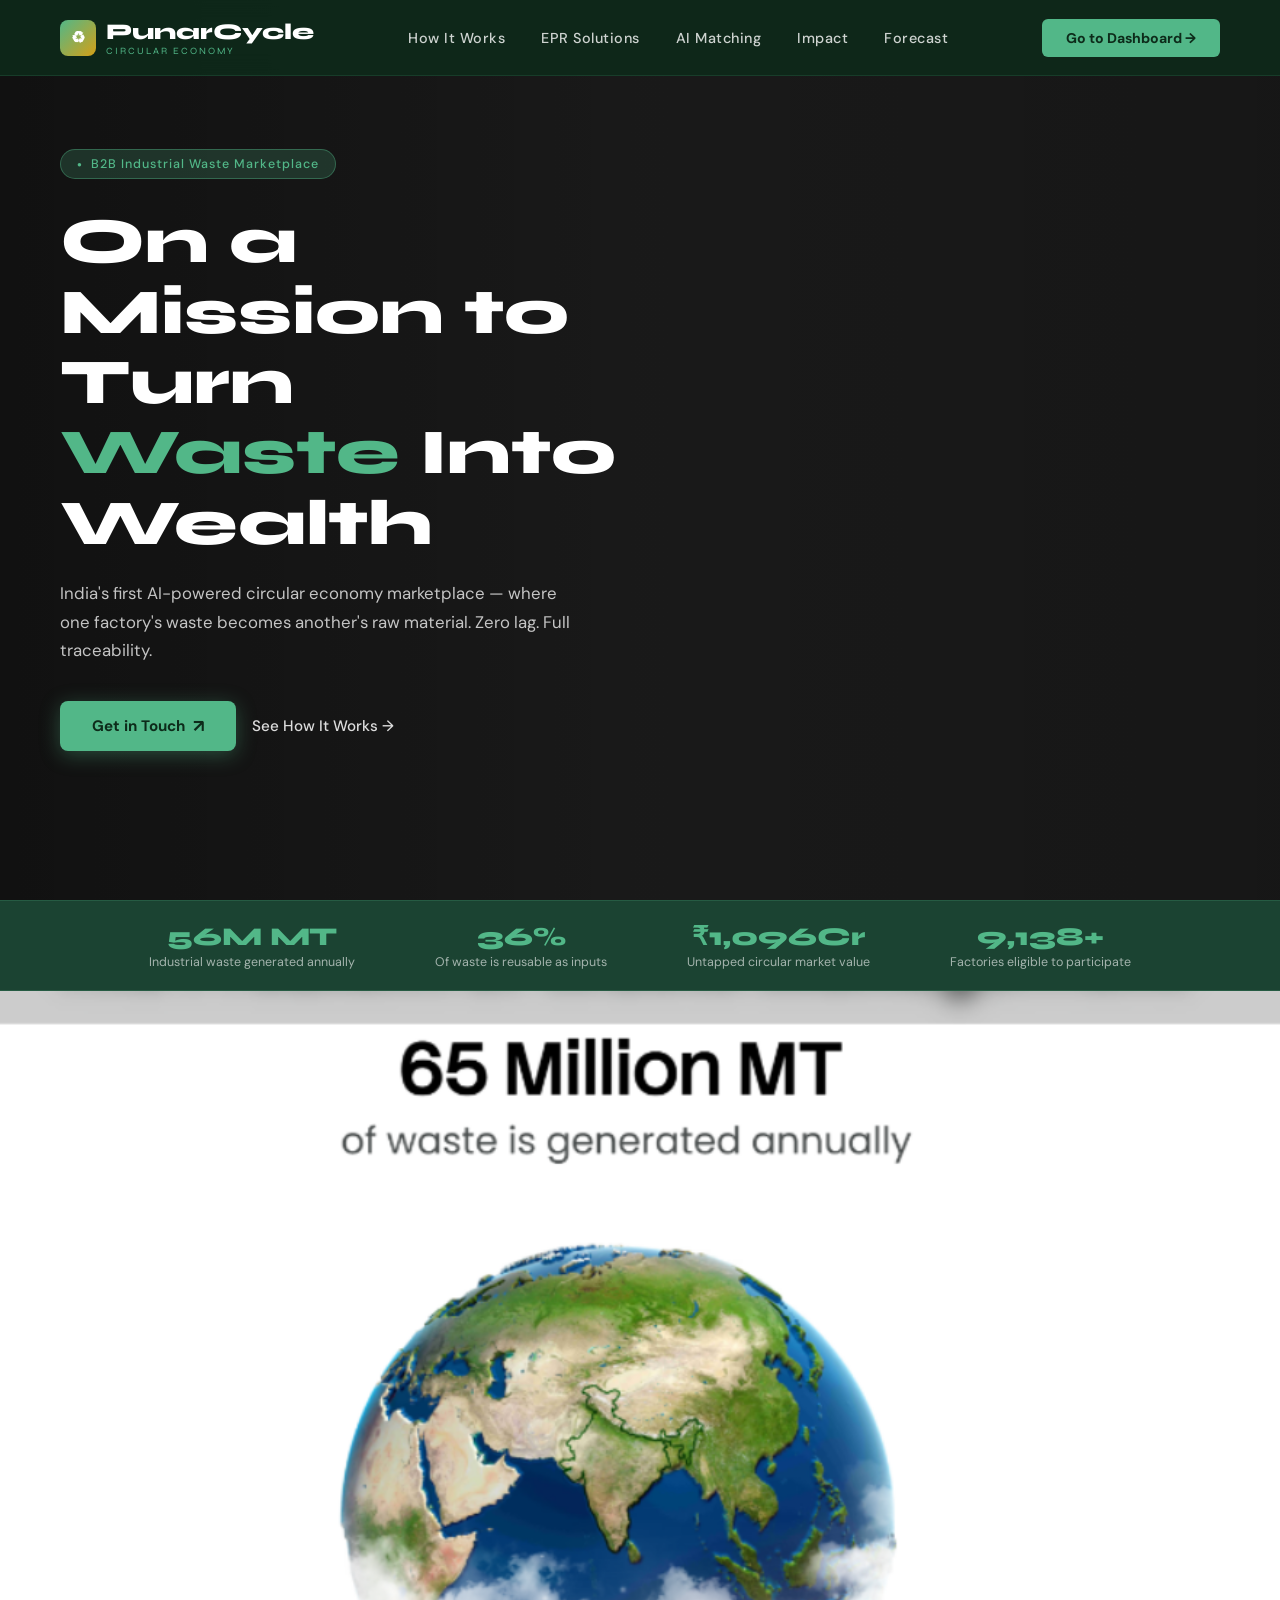
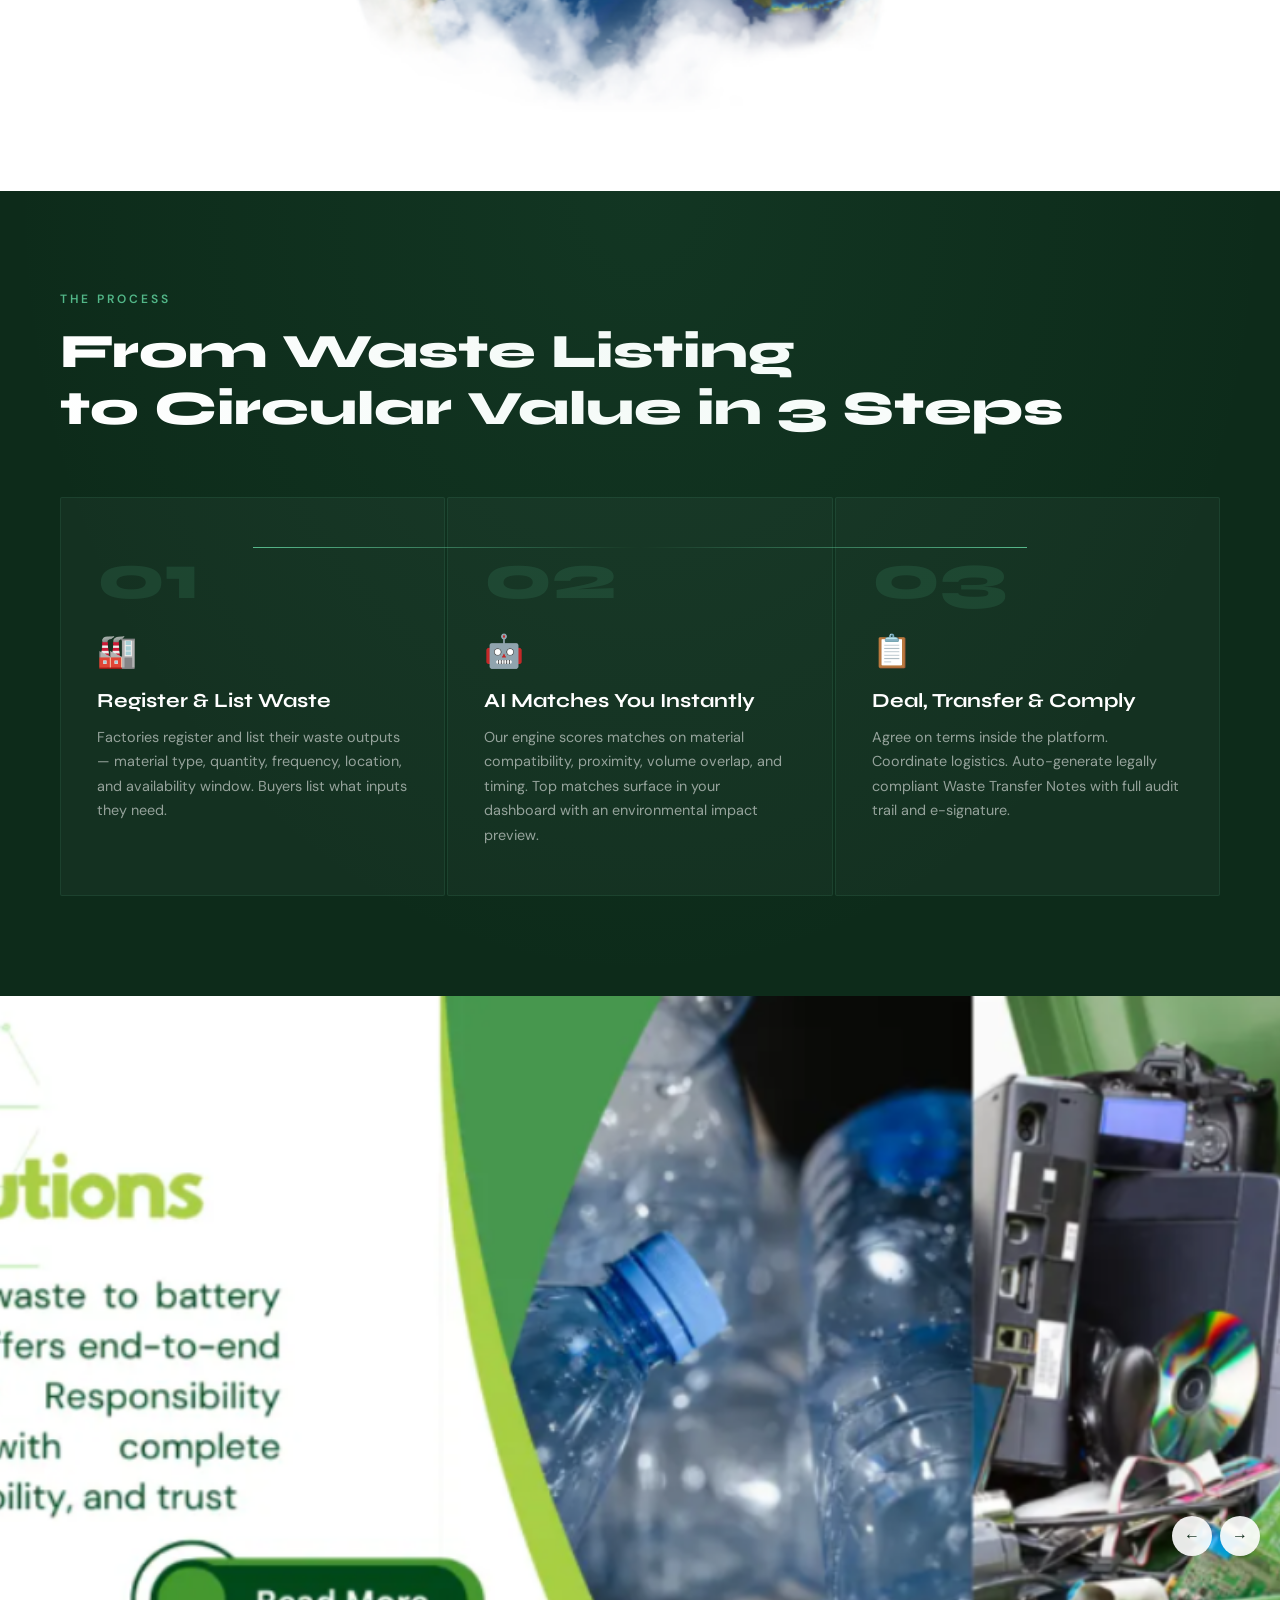
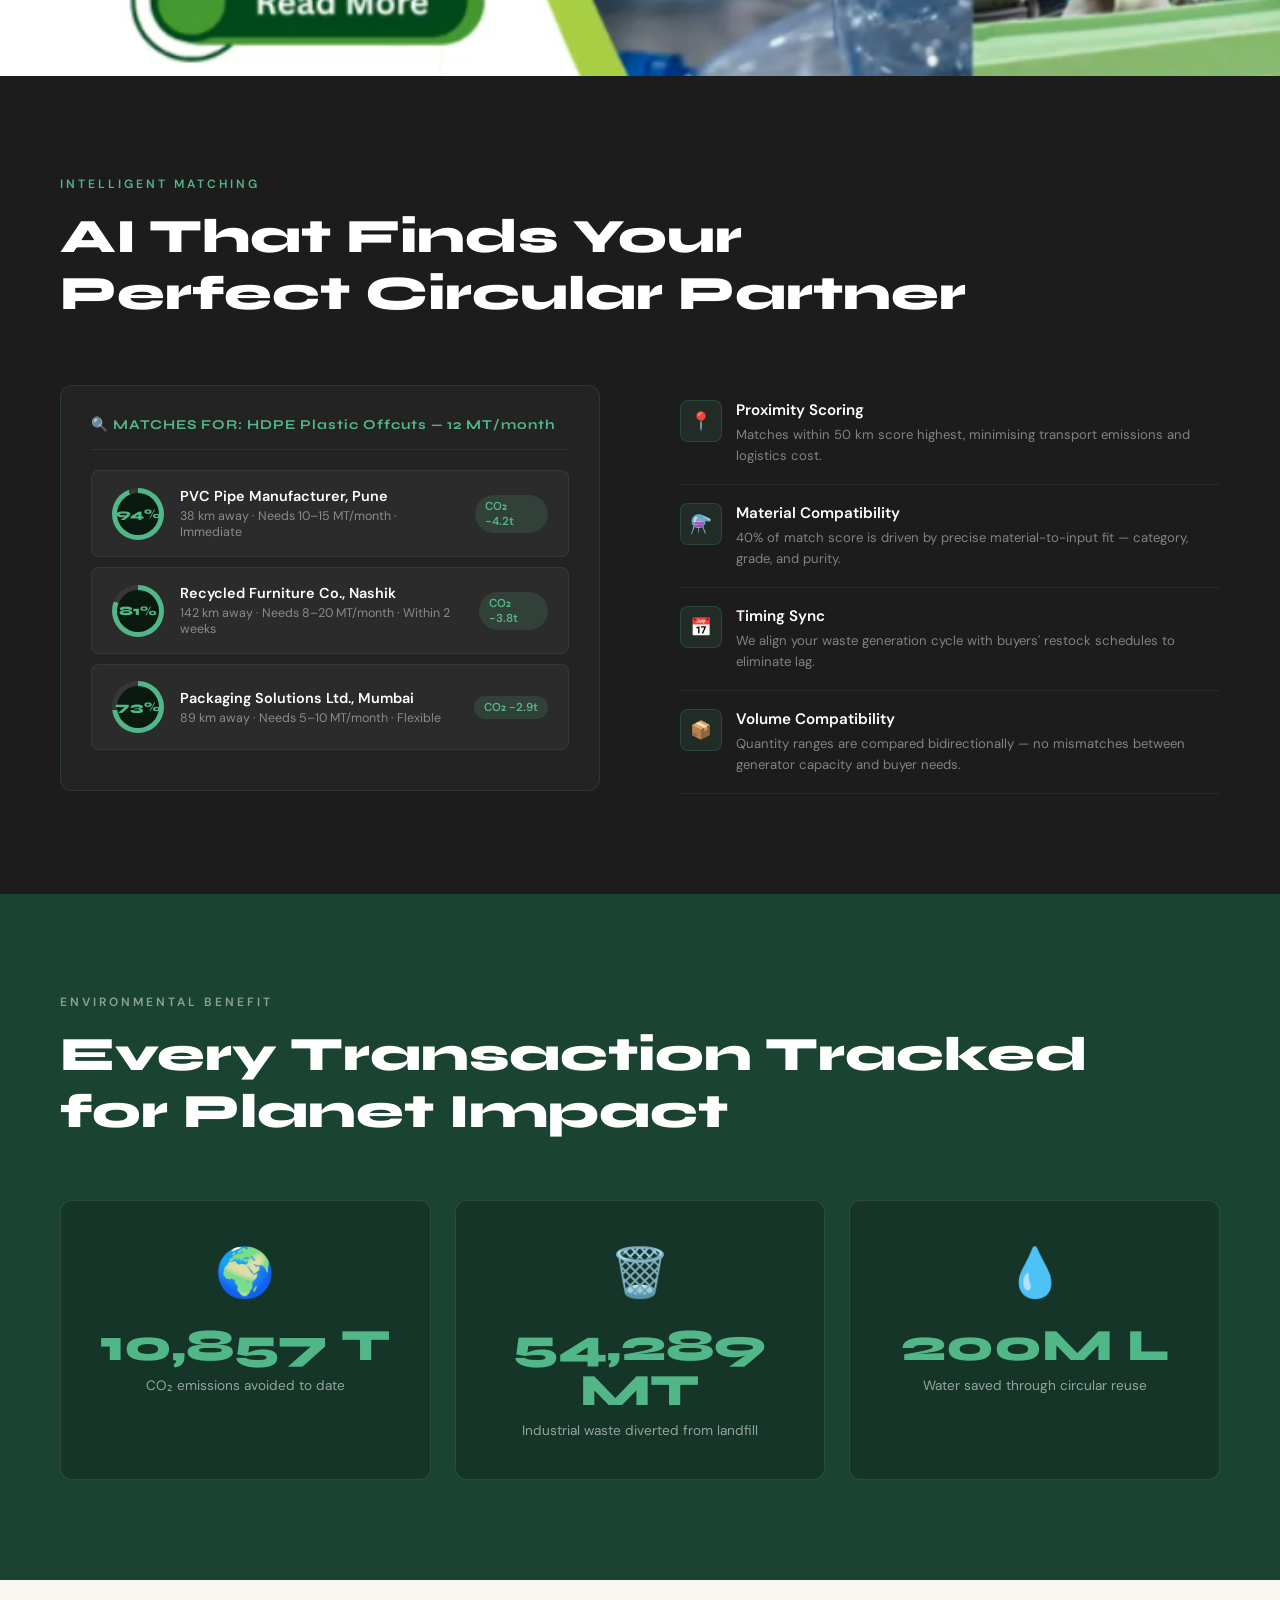
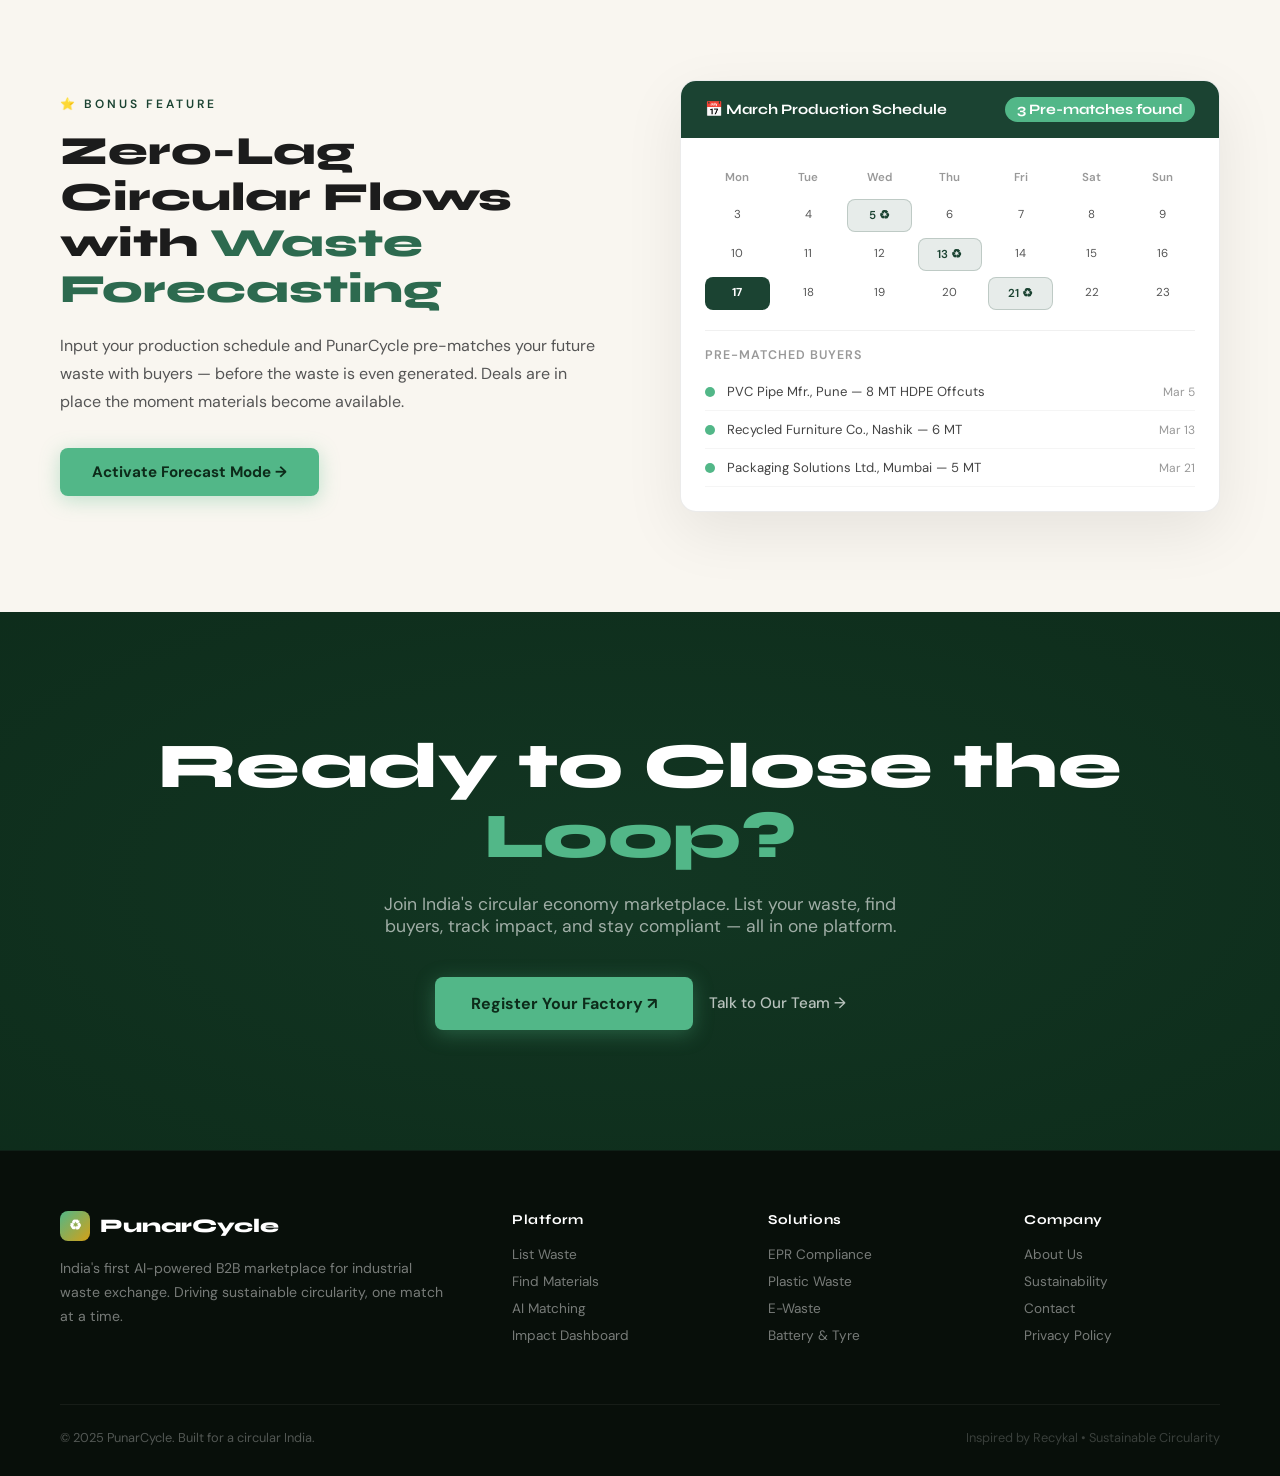
<file: circelex copy.html>
<!DOCTYPE html>
<html lang="en">

<head>
  <meta charset="UTF-8">
  <meta name="viewport" content="width=device-width, initial-scale=1.0">
  <title>PunarCycle — Circular Economy Marketplace</title>
  <link
    href="https://fonts.googleapis.com/css2?family=Syne:wght@400;600;700;800&family=DM+Sans:wght@300;400;500&display=swap"
    rel="stylesheet">
  <style>
    :root {
      --green-deep: #0d2b1a;
      --green-forest: #1B4332;
      --green-mid: #2d6a4f;
      --green-accent: #52b788;
      --green-bright: #74c69d;
      --gold: #d4a017;
      --cream: #f5f0e8;
      --charcoal: #1c1c1c;
      --white: #ffffff;
      --gray: #6b7280;
    }

    * {
      margin: 0;
      padding: 0;
      box-sizing: border-box;
    }

    html {
      scroll-behavior: smooth;
    }

    body {
      font-family: 'DM Sans', sans-serif;
      background: var(--charcoal);
      color: var(--white);
      overflow-x: hidden;
    }

    /* ── NAV ── */
    nav {
      position: fixed;
      top: 0;
      left: 0;
      right: 0;
      z-index: 999;
      display: flex;
      align-items: center;
      justify-content: space-between;
      padding: 18px 60px;
      background: rgba(13, 43, 26, 0.85);
      backdrop-filter: blur(12px);
      border-bottom: 1px solid rgba(82, 183, 136, 0.15);
      transition: all 0.3s;
    }

    nav.scrolled {
      padding: 12px 60px;
      background: rgba(13, 43, 26, 0.97);
    }

    .logo {
      display: flex;
      align-items: center;
      gap: 10px;
      font-family: 'Syne', sans-serif;
      font-weight: 800;
      font-size: 1.4rem;
      color: var(--white);
      text-decoration: none;
    }

    .logo-icon {
      width: 36px;
      height: 36px;
      background: linear-gradient(135deg, var(--green-accent), var(--gold));
      border-radius: 8px;
      display: flex;
      align-items: center;
      justify-content: center;
      font-size: 1rem;
    }

    .logo-sub {
      font-size: 0.6rem;
      font-weight: 400;
      color: var(--green-accent);
      letter-spacing: 2px;
      display: block;
    }

    .nav-links {
      display: flex;
      gap: 36px;
      list-style: none;
    }

    .nav-links a {
      color: rgba(255, 255, 255, 0.8);
      text-decoration: none;
      font-size: 0.9rem;
      font-weight: 500;
      letter-spacing: 0.5px;
      transition: color 0.2s;
    }

    .nav-links a:hover {
      color: var(--green-accent);
    }

    .nav-cta {
      background: var(--green-accent);
      color: var(--green-deep);
      padding: 10px 24px;
      border-radius: 6px;
      font-weight: 700;
      font-size: 0.88rem;
      text-decoration: none;
      transition: all 0.2s;
    }

    .nav-cta:hover {
      background: var(--green-bright);
      transform: translateY(-1px);
    }

    /* ── HERO ── */
    .hero {
      position: relative;
      height: 100vh;
      min-height: 700px;
      display: flex;
      align-items: center;
      overflow: hidden;
    }

    .hero-bg-video {
      position: absolute;
      inset: 0;
      width: 100%;
      height: 100%;
      object-fit: cover;
    }

    .hero-overlay {
      position: absolute;
      inset: 0;
      background: linear-gradient(to right, rgba(0, 0, 0, 0.4) 0%, rgba(0, 0, 0, 0.1) 50%, rgba(0, 0, 0, 0.2) 100%);
      z-index: 1;
    }

    .hero-content {
      position: relative;
      z-index: 10;
      padding: 0 60px;
      max-width: 700px;
    }

    .hero-badge {
      display: inline-flex;
      align-items: center;
      gap: 8px;
      background: rgba(82, 183, 136, 0.2);
      border: 1px solid rgba(82, 183, 136, 0.4);
      color: var(--green-accent);
      padding: 6px 16px;
      border-radius: 100px;
      font-size: 0.78rem;
      font-weight: 500;
      letter-spacing: 1px;
      margin-bottom: 28px;
      animation: fadeUp 0.8s ease both;
    }

    .hero-badge::before {
      content: '●';
      font-size: 8px;
      animation: pulse 2s infinite;
    }

    @keyframes pulse {

      0%,
      100% {
        opacity: 1
      }

      50% {
        opacity: 0.3
      }
    }

    .hero h1 {
      font-family: 'Syne', sans-serif;
      font-size: clamp(2.4rem, 5vw, 4rem);
      font-weight: 800;
      line-height: 1.1;
      color: var(--white);
      animation: fadeUp 0.8s 0.15s ease both;
    }

    .hero h1 span {
      color: var(--green-accent);
    }

    .hero-sub {
      margin-top: 20px;
      font-size: 1.05rem;
      line-height: 1.7;
      color: rgba(255, 255, 255, 0.75);
      max-width: 520px;
      animation: fadeUp 0.8s 0.3s ease both;
    }

    .hero-actions {
      margin-top: 36px;
      display: flex;
      gap: 16px;
      align-items: center;
      animation: fadeUp 0.8s 0.45s ease both;
    }

    .btn-primary {
      background: var(--green-accent);
      color: var(--green-deep);
      padding: 14px 32px;
      border-radius: 8px;
      font-weight: 700;
      font-size: 0.95rem;
      text-decoration: none;
      display: flex;
      align-items: center;
      gap: 8px;
      transition: all 0.25s;
      box-shadow: 0 4px 20px rgba(82, 183, 136, 0.35);
    }

    .btn-primary:hover {
      transform: translateY(-2px);
      box-shadow: 0 8px 30px rgba(82, 183, 136, 0.5);
    }

    .btn-secondary {
      color: rgba(255, 255, 255, 0.85);
      text-decoration: none;
      font-weight: 500;
      font-size: 0.95rem;
      display: flex;
      align-items: center;
      gap: 8px;
      transition: color 0.2s;
    }

    .btn-secondary:hover {
      color: var(--green-accent);
    }

    .arrow-icon {
      font-size: 1.1rem;
      transition: transform 0.2s;
    }

    .btn-primary:hover .arrow-icon {
      transform: translate(3px, -3px);
    }

    @keyframes fadeUp {
      from {
        opacity: 0;
        transform: translateY(30px);
      }

      to {
        opacity: 1;
        transform: translateY(0);
      }
    }

    /* ── STATS BANNER ── */
    .stats-banner {
      background: var(--green-forest);
      padding: 20px 60px;
      display: flex;
      justify-content: center;
      gap: 80px;
      border-top: 1px solid rgba(82, 183, 136, 0.2);
      border-bottom: 1px solid rgba(82, 183, 136, 0.2);
    }

    .stat-item {
      text-align: center;
    }

    .stat-num {
      font-family: 'Syne', sans-serif;
      font-size: 1.6rem;
      font-weight: 800;
      color: var(--green-accent);
    }

    .stat-lbl {
      font-size: 0.78rem;
      color: rgba(255, 255, 255, 0.6);
      margin-top: 2px;
    }

    /* ── SECTION: WASTE PROBLEM ── */
    .section-waste {
      background: url('images/waste-problem-bg.jpg') center/cover no-repeat;
      min-height: 800px;
      padding: 0;
      text-align: center;
      position: relative;
      overflow: hidden;
    }

    @media (max-width: 900px) {
      .section-waste {
        min-height: 400px;
      }
    }

    .section-waste h2 {
      position: relative;
      z-index: 1;
      font-family: 'Syne', sans-serif;
      font-size: clamp(2.8rem, 6vw, 5rem);
      font-weight: 800;
      color: var(--charcoal);
      line-height: 1;
    }

    .section-waste p {
      position: relative;
      z-index: 1;
      font-size: 1.15rem;
      color: #555;
      margin-top: 12px;
    }

    .globe-container {
      margin: 60px auto 0;
      width: 420px;
      height: 420px;
      position: relative;
    }

    .globe {
      width: 100%;
      height: 100%;
      border-radius: 50%;
      background: radial-gradient(circle at 35% 35%,
          #4fc3f7 0%, #0288d1 30%, #01579b 55%, #002244 80%);
      box-shadow:
        inset -20px -20px 60px rgba(0, 0, 0, 0.4),
        inset 10px 10px 40px rgba(255, 255, 255, 0.1),
        0 0 60px rgba(1, 87, 155, 0.3),
        0 0 120px rgba(1, 87, 155, 0.15);
      animation: globeSpin 20s linear infinite;
      position: relative;
    }

    /* Land masses via radial overlays */
    .globe::before {
      content: '';
      position: absolute;
      inset: 0;
      border-radius: 50%;
      background:
        radial-gradient(ellipse 35% 25% at 40% 35%, #4caf50 0%, transparent 70%),
        radial-gradient(ellipse 20% 30% at 60% 45%, #388e3c 0%, transparent 70%),
        radial-gradient(ellipse 25% 15% at 30% 60%, #43a047 0%, transparent 60%),
        radial-gradient(ellipse 18% 20% at 70% 30%, #2e7d32 0%, transparent 65%);
      opacity: 0.9;
    }

    /* India highlight */
    .globe::after {
      content: '';
      position: absolute;
      inset: 0;
      border-radius: 50%;
      background: radial-gradient(ellipse 12% 18% at 55% 48%, #8bc34a 0%, transparent 65%);
      box-shadow: inset 0 0 30px rgba(255, 255, 255, 0.05);
    }

    @keyframes globeSpin {
      0% {
        filter: hue-rotate(0deg);
      }

      100% {
        filter: hue-rotate(10deg);
      }
    }

    .globe-clouds {
      position: absolute;
      bottom: -20px;
      left: -30px;
      right: -30px;
      height: 120px;
      background: linear-gradient(to top, #f9f6f0 30%, transparent);
    }

    .globe-clouds::before {
      content: '';
      position: absolute;
      bottom: 30px;
      left: 0;
      right: 0;
      height: 80px;
      background: radial-gradient(ellipse 60% 50% at 30% 100%, rgba(255, 255, 255, 0.9) 0%, transparent 70%),
        radial-gradient(ellipse 50% 40% at 70% 100%, rgba(255, 255, 255, 0.8) 0%, transparent 70%);
    }

    /* ── HOW IT WORKS ── */
    .section-how {
      background: var(--green-deep);
      padding: 100px 60px;
      position: relative;
      overflow: hidden;
    }

    .section-how::before {
      content: '';
      position: absolute;
      inset: 0;
      background: radial-gradient(ellipse at 50% 0%, rgba(82, 183, 136, 0.08) 0%, transparent 70%);
    }

    .section-label {
      font-size: 0.75rem;
      letter-spacing: 3px;
      font-weight: 600;
      color: var(--green-accent);
      text-transform: uppercase;
      margin-bottom: 16px;
    }

    .section-title {
      font-family: 'Syne', sans-serif;
      font-size: clamp(2rem, 4vw, 3rem);
      font-weight: 800;
      color: var(--white);
      margin-bottom: 60px;
    }

    .steps {
      display: grid;
      grid-template-columns: repeat(3, 1fr);
      gap: 2px;
      position: relative;
    }

    .steps::before {
      content: '';
      position: absolute;
      top: 50px;
      left: 16.67%;
      right: 16.67%;
      height: 1px;
      background: linear-gradient(to right, var(--green-accent), transparent, var(--green-accent));
      z-index: 0;
    }

    .step {
      background: rgba(255, 255, 255, 0.03);
      border: 1px solid rgba(82, 183, 136, 0.12);
      padding: 48px 36px;
      border-radius: 2px;
      position: relative;
      z-index: 1;
      transition: all 0.3s;
    }

    .step:hover {
      background: rgba(82, 183, 136, 0.07);
      border-color: rgba(82, 183, 136, 0.3);
      transform: translateY(-4px);
    }

    .step-num {
      font-family: 'Syne', sans-serif;
      font-size: 4rem;
      font-weight: 800;
      color: rgba(82, 183, 136, 0.15);
      line-height: 1;
      margin-bottom: 20px;
    }

    .step-icon {
      font-size: 2rem;
      margin-bottom: 16px;
      display: block;
    }

    .step h3 {
      font-family: 'Syne', sans-serif;
      font-size: 1.25rem;
      font-weight: 700;
      color: var(--white);
      margin-bottom: 12px;
    }

    .step p {
      font-size: 0.9rem;
      color: rgba(255, 255, 255, 0.55);
      line-height: 1.7;
    }

    /* ── EPR SOLUTIONS (image 3 inspired) ── */
    .section-epr {
      background: url('images/epr_solution_backgroun.png') center/cover no-repeat;
      padding: 100px 0;
      overflow: hidden;
    }

    .epr-inner {
      display: grid;
      grid-template-columns: 420px 1fr;
      min-height: 480px;
    }

    .epr-content {
      padding: 60px 60px;
      background: transparent;
      position: relative;
      display: flex;
      flex-direction: column;
      justify-content: center;
    }

    .epr-content>* {
      position: relative;
      z-index: 1;
    }

    .epr-tag {
      display: inline-flex;
      align-items: center;
      gap: 6px;
      background: rgba(27, 67, 50, 0.08);
      border: 1px solid rgba(27, 67, 50, 0.15);
      color: var(--green-forest);
      padding: 5px 14px;
      border-radius: 100px;
      font-size: 0.75rem;
      font-weight: 600;
      letter-spacing: 1px;
      margin-bottom: 20px;
    }

    .epr-title {
      font-family: 'Syne', sans-serif;
      font-size: 2.6rem;
      font-weight: 800;
      line-height: 1.1;
      color: var(--green-deep);
      margin-bottom: 20px;
    }

    .epr-title em {
      color: var(--green-accent);
      font-style: normal;
    }

    .epr-desc {
      font-size: 0.95rem;
      line-height: 1.75;
      color: #444;
      max-width: 320px;
      margin-bottom: 32px;
    }

    .epr-btn {
      display: inline-flex;
      align-items: center;
      gap: 10px;
      background: var(--green-forest);
      color: white;
      padding: 14px 28px;
      border-radius: 100px;
      font-weight: 700;
      font-size: 0.9rem;
      text-decoration: none;
      transition: all 0.25s;
      width: fit-content;
    }

    .epr-btn:hover {
      background: var(--green-mid);
      transform: scale(1.03);
    }

    .epr-btn .dot {
      width: 28px;
      height: 28px;
      border-radius: 50%;
      background: var(--green-accent);
      display: flex;
      align-items: center;
      justify-content: center;
      font-size: 0.8rem;
    }

    .epr-carousel {
      display: flex;
      overflow: hidden;
      position: relative;
    }

    .carousel-track {
      display: flex;
      transition: transform 0.5s cubic-bezier(0.4, 0, 0.2, 1);
    }

    .epr-slide {
      min-width: 100%;
      height: 480px;
      position: relative;
      overflow: hidden;
    }

    .epr-slide-img {
      width: 100%;
      height: 100%;
      object-fit: cover;
    }

    /* Background Images */
    .slide-plastic {
      background: url('images/plasticwaste.jpg.png') center/cover no-repeat;
    }

    .slide-ewaste {
      background: url('images/ewaste.jpg.png') center/cover no-repeat;
    }

    .slide-battery {
      background: url('images/batterywaste.jpg.png') center/cover no-repeat;
    }

    .slide-tyre {
      background: url('images/tyrewaste.jpg.png') center/cover no-repeat;
    }

    .slide-label {
      position: absolute;
      bottom: 20px;
      left: 20px;
      background: rgba(0, 0, 0, 0.6);
      backdrop-filter: blur(8px);
      color: white;
      padding: 10px 20px;
      border-radius: 6px;
      font-family: 'Syne', sans-serif;
      font-weight: 700;
      font-size: 1rem;
    }

    .carousel-nav {
      position: absolute;
      bottom: 20px;
      right: 20px;
      display: flex;
      gap: 8px;
      z-index: 10;
    }

    .carousel-btn {
      width: 40px;
      height: 40px;
      border-radius: 50%;
      background: rgba(255, 255, 255, 0.9);
      border: none;
      cursor: pointer;
      display: flex;
      align-items: center;
      justify-content: center;
      font-size: 1rem;
      transition: all 0.2s;
      color: var(--green-deep);
    }

    .carousel-btn:hover {
      background: var(--green-accent);
      color: white;
    }

    /* ── MATCHING ENGINE ── */
    .section-match {
      background: url('images/background.png') center/cover no-repeat;
      background-attachment: fixed;
      padding: 100px 60px;
    }

    .match-grid {
      display: grid;
      grid-template-columns: 1fr 1fr;
      gap: 80px;
      align-items: center;
      margin-top: 60px;
    }

    .match-demo {
      background: rgba(255, 255, 255, 0.03);
      border: 1px solid rgba(82, 183, 136, 0.15);
      border-radius: 12px;
      padding: 30px;
    }

    .match-header {
      font-family: 'Syne', sans-serif;
      font-weight: 700;
      font-size: 0.85rem;
      color: var(--green-accent);
      letter-spacing: 1px;
      margin-bottom: 20px;
      padding-bottom: 16px;
      border-bottom: 1px solid rgba(255, 255, 255, 0.06);
    }

    .match-card {
      background: rgba(255, 255, 255, 0.04);
      border: 1px solid rgba(255, 255, 255, 0.06);
      border-radius: 8px;
      padding: 16px 20px;
      margin-bottom: 10px;
      display: flex;
      align-items: center;
      gap: 16px;
      transition: all 0.2s;
      cursor: pointer;
    }

    .match-card:hover {
      border-color: rgba(82, 183, 136, 0.3);
      background: rgba(82, 183, 136, 0.05);
    }

    .match-score {
      min-width: 52px;
      height: 52px;
      border-radius: 50%;
      background: conic-gradient(var(--green-accent) calc(var(--score) * 3.6deg), rgba(255, 255, 255, 0.06) 0deg);
      display: flex;
      align-items: center;
      justify-content: center;
      font-family: 'Syne', sans-serif;
      font-weight: 800;
      font-size: 0.8rem;
      color: var(--green-accent);
      position: relative;
    }

    .match-score::before {
      content: '';
      position: absolute;
      inset: 5px;
      border-radius: 50%;
      background: #0a1a10;
    }

    .match-score span {
      position: relative;
      z-index: 1;
    }

    .match-info h4 {
      font-weight: 600;
      font-size: 0.9rem;
      color: var(--white);
    }

    .match-info p {
      font-size: 0.78rem;
      color: rgba(255, 255, 255, 0.45);
      margin-top: 3px;
    }

    .match-tag {
      margin-left: auto;
      background: rgba(82, 183, 136, 0.15);
      color: var(--green-accent);
      padding: 4px 10px;
      border-radius: 100px;
      font-size: 0.72rem;
      font-weight: 600;
    }

    .match-features {
      list-style: none;
    }

    .match-features li {
      display: flex;
      align-items: flex-start;
      gap: 14px;
      padding: 18px 0;
      border-bottom: 1px solid rgba(255, 255, 255, 0.05);
    }

    .feature-icon {
      width: 42px;
      height: 42px;
      border-radius: 8px;
      background: rgba(82, 183, 136, 0.1);
      border: 1px solid rgba(82, 183, 136, 0.2);
      display: flex;
      align-items: center;
      justify-content: center;
      font-size: 1.1rem;
      flex-shrink: 0;
    }

    .feature-text h4 {
      font-weight: 600;
      font-size: 0.95rem;
      color: var(--white);
      margin-bottom: 4px;
    }

    .feature-text p {
      font-size: 0.82rem;
      color: rgba(255, 255, 255, 0.45);
      line-height: 1.6;
    }

    /* ── IMPACT CALCULATOR ── */
    .section-impact {
      background: var(--green-forest);
      padding: 100px 60px;
    }

    .impact-grid {
      display: grid;
      grid-template-columns: repeat(3, 1fr);
      gap: 24px;
      margin-top: 60px;
    }

    .impact-card {
      background: rgba(0, 0, 0, 0.2);
      border: 1px solid rgba(255, 255, 255, 0.1);
      border-radius: 12px;
      padding: 40px 32px;
      text-align: center;
      transition: all 0.3s;
    }

    .impact-card:hover {
      background: rgba(0, 0, 0, 0.35);
      transform: translateY(-6px);
    }

    .impact-icon {
      font-size: 3rem;
      margin-bottom: 20px;
    }

    .impact-num {
      font-family: 'Syne', sans-serif;
      font-size: 2.8rem;
      font-weight: 800;
      color: var(--white);
      line-height: 1;
    }

    .impact-num span {
      color: var(--green-accent);
    }

    .impact-lbl {
      font-size: 0.85rem;
      color: rgba(255, 255, 255, 0.55);
      margin-top: 8px;
    }

    /* ── FORECAST FEATURE ── */
    .section-forecast {
      background: #f9f6f0;
      padding: 100px 60px;
    }

    .forecast-inner {
      display: grid;
      grid-template-columns: 1fr 1fr;
      gap: 80px;
      align-items: center;
    }

    .forecast-label {
      font-size: 0.75rem;
      letter-spacing: 3px;
      font-weight: 600;
      color: var(--green-forest);
      text-transform: uppercase;
      margin-bottom: 16px;
    }

    .forecast-title {
      font-family: 'Syne', sans-serif;
      font-size: 2.5rem;
      font-weight: 800;
      color: var(--charcoal);
      line-height: 1.15;
      margin-bottom: 20px;
    }

    .forecast-title em {
      color: var(--green-mid);
      font-style: normal;
    }

    .forecast-desc {
      color: #555;
      line-height: 1.75;
      margin-bottom: 32px;
    }

    .forecast-ui {
      background: white;
      border-radius: 16px;
      border: 1px solid rgba(0, 0, 0, 0.08);
      box-shadow: 0 20px 60px rgba(0, 0, 0, 0.08);
      overflow: hidden;
    }

    .forecast-top {
      background: var(--green-forest);
      padding: 16px 24px;
      display: flex;
      align-items: center;
      justify-content: space-between;
    }

    .forecast-top span {
      font-family: 'Syne', sans-serif;
      font-weight: 700;
      color: white;
      font-size: 0.9rem;
    }

    .forecast-badge {
      background: var(--green-accent);
      color: var(--green-deep);
      padding: 4px 12px;
      border-radius: 100px;
      font-size: 0.72rem;
      font-weight: 700;
    }

    .forecast-body {
      padding: 24px;
    }

    .forecast-week {
      display: grid;
      grid-template-columns: repeat(7, 1fr);
      gap: 6px;
      margin-bottom: 20px;
    }

    .week-day {
      text-align: center;
      padding: 8px 4px;
      border-radius: 8px;
      font-size: 0.72rem;
    }

    .week-day.header {
      color: #999;
      font-weight: 600;
    }

    .week-day.active {
      background: var(--green-forest);
      color: white;
      font-weight: 700;
    }

    .week-day.has-waste {
      background: rgba(27, 67, 50, 0.1);
      color: var(--green-forest);
      font-weight: 600;
      border: 1px solid rgba(27, 67, 50, 0.2);
    }

    .week-day.normal {
      color: #555;
    }

    .forecast-matches {
      border-top: 1px solid #f0f0f0;
      padding-top: 16px;
    }

    .fm-title {
      font-size: 0.78rem;
      font-weight: 600;
      color: #999;
      margin-bottom: 10px;
      letter-spacing: 1px;
    }

    .fm-item {
      display: flex;
      align-items: center;
      gap: 12px;
      padding: 10px 0;
      border-bottom: 1px solid #f5f5f5;
    }

    .fm-dot {
      width: 10px;
      height: 10px;
      border-radius: 50%;
      background: var(--green-accent);
    }

    .fm-item-text {
      flex: 1;
      font-size: 0.82rem;
      color: #444;
    }

    .fm-date {
      font-size: 0.75rem;
      color: #999;
    }

    /* ── CTA ── */
    .section-cta {
      background: linear-gradient(135deg, var(--green-deep) 0%, #0d2b1a 100%);
      padding: 120px 60px;
      text-align: center;
      position: relative;
      overflow: hidden;
    }

    .section-cta::before {
      content: '';
      position: absolute;
      top: -50%;
      left: -50%;
      width: 200%;
      height: 200%;
      background: radial-gradient(ellipse at center, rgba(82, 183, 136, 0.08) 0%, transparent 60%);
      animation: rotateSlow 30s linear infinite;
    }

    @keyframes rotateSlow {
      to {
        transform: rotate(360deg);
      }
    }

    .cta-title {
      font-family: 'Syne', sans-serif;
      font-size: clamp(2.5rem, 5vw, 4rem);
      font-weight: 800;
      color: var(--white);
      position: relative;
      z-index: 1;
      line-height: 1.1;
      margin-bottom: 20px;
    }

    .cta-title em {
      color: var(--green-accent);
      font-style: normal;
    }

    .cta-sub {
      font-size: 1.1rem;
      color: rgba(255, 255, 255, 0.6);
      max-width: 560px;
      margin: 0 auto 40px;
      position: relative;
      z-index: 1;
    }

    .cta-actions {
      display: flex;
      gap: 16px;
      justify-content: center;
      position: relative;
      z-index: 1;
    }

    /* ── FOOTER ── */
    footer {
      background: #080f0a;
      padding: 60px 60px 30px;
      border-top: 1px solid rgba(82, 183, 136, 0.1);
    }

    .footer-grid {
      display: grid;
      grid-template-columns: 2fr 1fr 1fr 1fr;
      gap: 60px;
      margin-bottom: 50px;
    }

    .footer-brand p {
      color: rgba(255, 255, 255, 0.45);
      font-size: 0.88rem;
      line-height: 1.7;
      margin-top: 16px;
    }

    .footer-col h4 {
      font-family: 'Syne', sans-serif;
      font-weight: 700;
      font-size: 0.85rem;
      color: var(--white);
      margin-bottom: 18px;
      letter-spacing: 0.5px;
    }

    .footer-col a {
      display: block;
      color: rgba(255, 255, 255, 0.45);
      text-decoration: none;
      font-size: 0.85rem;
      margin-bottom: 10px;
      transition: color 0.2s;
    }

    .footer-col a:hover {
      color: var(--green-accent);
    }

    .footer-bottom {
      border-top: 1px solid rgba(255, 255, 255, 0.06);
      padding-top: 24px;
      display: flex;
      justify-content: space-between;
      align-items: center;
    }

    .footer-bottom p {
      font-size: 0.8rem;
      color: rgba(255, 255, 255, 0.3);
    }

    /* ── SCROLL ANIMATIONS ── */
    .reveal {
      opacity: 0;
      transform: translateY(40px);
      transition: opacity 0.7s ease, transform 0.7s ease;
    }

    .reveal.visible {
      opacity: 1;
      transform: translateY(0);
    }

    .reveal-delay-1 {
      transition-delay: 0.15s;
    }

    .reveal-delay-2 {
      transition-delay: 0.3s;
    }

    .reveal-delay-3 {
      transition-delay: 0.45s;
    }

    /* Counter animation */
    .counter {
      display: inline-block;
    }

    /* ── RESPONSIVE ── */
    @media (max-width: 900px) {
      nav {
        padding: 16px 24px;
      }

      .nav-links {
        display: none;
      }

      .hero-content {
        padding: 0 24px;
      }

      .stats-banner {
        padding: 20px 24px;
        gap: 30px;
        flex-wrap: wrap;
      }

      .section-waste,
      .section-how,
      .section-match,
      .section-impact,
      .section-forecast,
      .section-epr,
      .section-cta {
        padding: 70px 24px;
      }

      .steps {
        grid-template-columns: 1fr;
      }

      .steps::before {
        display: none;
      }

      .epr-inner {
        grid-template-columns: 1fr;
      }

      .epr-carousel {
        display: none;
      }

      .match-grid,
      .forecast-inner,
      .footer-grid {
        grid-template-columns: 1fr;
        gap: 40px;
      }

      .impact-grid {
        grid-template-columns: 1fr;
      }

      .globe-container {
        width: 280px;
        height: 280px;
      }
    }

    /* ── DASHBOARD STYLES ── */
    #dashboard-view {
      display: none;
      min-height: 100vh;
      background: #f8fafc;
      color: #0f172a;
    }

    .dashboard-layout {
      display: flex;
      min-height: 100vh;
    }

    .sidebar {
      width: 260px;
      background: #ffffff;
      border-right: 1px solid #e2e8f0;
      display: flex;
      flex-direction: column;
      position: fixed;
      height: 100vh;
      z-index: 100;
    }

    .sidebar-header {
      padding: 1.5rem;
      border-bottom: 1px solid #e2e8f0;
      display: flex;
      align-items: center;
      gap: 12px;
    }

    .sidebar-header .logo-icon {
      width: 32px;
      height: 32px;
    }

    .sidebar-header span {
      font-family: 'Syne', sans-serif;
      font-weight: 800;
      font-size: 1.25rem;
      color: var(--green-forest);
    }

    .sidebar-nav {
      flex: 1;
      padding: 1.5rem 1rem;
      display: flex;
      flex-direction: column;
      gap: 0.5rem;
    }

    .sidebar-nav a {
      display: flex;
      align-items: center;
      gap: 12px;
      padding: 12px 16px;
      border-radius: 8px;
      color: #64748b;
      text-decoration: none;
      font-weight: 600;
      font-size: 0.95rem;
      transition: all 0.2s;
      cursor: pointer;
    }

    .sidebar-nav a:hover {
      background: #f1f5f9;
      color: var(--green-forest);
    }

    .sidebar-nav a.active {
      background: #f0fdf4;
      color: var(--green-forest);
    }

    .sidebar-footer {
      padding: 1.5rem;
      border-top: 1px solid #e2e8f0;
    }

    .dashboard-main {
      flex: 1;
      margin-left: 260px;
      display: flex;
      flex-direction: column;
    }

    .dashboard-header {
      height: 72px;
      background: rgba(255, 255, 255, 0.8);
      backdrop-filter: blur(12px);
      border-bottom: 1px solid #e2e8f0;
      display: flex;
      align-items: center;
      justify-content: flex-end;
      padding: 0 2rem;
      position: sticky;
      top: 0;
      z-index: 90;
    }

    .user-profile-badge {
      display: flex;
      align-items: center;
      gap: 12px;
      font-weight: 600;
      color: #334155;
      font-size: 0.9rem;
    }

    .content-area {
      padding: 2rem;
      max-width: 1200px;
      margin: 0 auto;
      width: 100%;
    }

    .panel {
      display: none;
      animation: fadeIn 0.4s ease forwards;
    }

    .panel.active {
      display: block;
    }

    @keyframes fadeIn {
      from {
        opacity: 0;
        transform: translateY(10px);
      }

      to {
        opacity: 1;
        transform: translateY(0);
      }
    }

    /* ── DASHBOARD CARD STYLES ── */
    .dash-header {
      display: flex;
      justify-content: space-between;
      align-items: flex-end;
      margin-bottom: 2rem;
    }

    .dash-title {
      font-family: 'Syne', sans-serif;
      font-size: 2rem;
      font-weight: 800;
      color: #0f172a;
    }

    .dash-sub {
      font-size: 0.75rem;
      font-weight: 800;
      text-transform: uppercase;
      letter-spacing: 2px;
      color: #64748b;
      margin-top: 4px;
    }

    .dash-btn {
      background: white;
      border: 1px solid #e2e8f0;
      padding: 10px 20px;
      border-radius: 8px;
      font-weight: 700;
      color: #334155;
      cursor: pointer;
      display: inline-flex;
      align-items: center;
      gap: 8px;
      box-shadow: 0 2px 4px rgba(0, 0, 0, 0.02);
      transition: all 0.2s;
    }

    .dash-btn:hover {
      background: #f8fafc;
      border-color: #cbd5e1;
    }

    .dash-btn.primary {
      background: var(--green-accent);
      color: var(--green-forest);
      border: none;
    }

    .dash-btn.primary:hover {
      background: var(--green-bright);
    }

    .empty-state {
      text-align: center;
      padding: 5rem 2rem;
      background: white;
      border: 2px dashed #e2e8f0;
      border-radius: 2rem;
      margin-top: 2rem;
    }

    .empty-state h3 {
      font-size: 1.5rem;
      font-weight: 700;
      margin: 1rem 0 0.5rem;
    }

    .empty-state p {
      color: #64748b;
      max-width: 400px;
      margin: 0 auto 1.5rem;
      line-height: 1.6;
    }

    .grid-cards {
      display: grid;
      grid-template-columns: repeat(auto-fill, minmax(320px, 1fr));
      gap: 1.5rem;
      margin-top: 2rem;
    }

    .d-card {
      background: white;
      border: 1px solid #e2e8f0;
      border-radius: 1.5rem;
      padding: 1.5rem;
      box-shadow: 0 4px 20px rgba(0, 0, 0, 0.03);
      transition: all 0.3s;
    }

    .d-card:hover {
      box-shadow: 0 10px 30px rgba(0, 0, 0, 0.06);
      transform: translateY(-2px);
    }

    .d-badge {
      display: inline-flex;
      background: #f1f5f9;
      color: #475569;
      padding: 4px 12px;
      border-radius: 100px;
      font-size: 0.7rem;
      font-weight: 800;
      text-transform: uppercase;
      letter-spacing: 1px;
    }

    .d-badge.success {
      background: #dcfce7;
      color: #166534;
    }

    .d-badge.hazard {
      background: #fef3c7;
      color: #92400e;
    }
  </style>
</head>

<body>

  <!-- LANDING VIEW -->
  <div id="landing-view">
    <!-- NAV -->
    <nav id="navbar">
      <a href="#" class="logo">
        <div class="logo-icon">♻</div>
        <div>
          PunarCycle
          <span class="logo-sub">CIRCULAR ECONOMY</span>
        </div>
      </a>
      <ul class="nav-links">
        <li><a href="#how">How It Works</a></li>
        <li><a href="#epr">EPR Solutions</a></li>
        <li><a href="#match">AI Matching</a></li>
        <li><a href="#impact">Impact</a></li>
        <li><a href="#forecast">Forecast</a></li>
      </ul>
      <a href="#" class="nav-cta" onclick="toggleDashboard(true); return false;">Go to Dashboard →</a>
    </nav>

    <!-- HERO -->
    <section class="hero">
      <video class="hero-bg-video" autoplay loop muted playsinline>
        <source src="d6d530bb-0976a8bd.mp4" type="video/mp4">
      </video>
      <div class="hero-overlay"></div>
      <div class="hero-content">
        <div class="hero-badge">B2B Industrial Waste Marketplace</div>
        <h1>On a Mission to Turn <span>Waste</span> Into Wealth</h1>
        <p class="hero-sub">India's first AI-powered circular economy marketplace — where one factory's waste becomes
          another's raw material. Zero lag. Full traceability.</p>
        <div class="hero-actions">
          <a href="#cta" class="btn-primary">Get in Touch <span class="arrow-icon">↗</span></a>
          <a href="#how" class="btn-secondary">See How It Works →</a>
        </div>
      </div>
    </section>

    <!-- STATS BANNER -->
    <div class="stats-banner">
      <div class="stat-item">
        <div class="stat-num"><span class="counter" data-target="62">0</span>M MT</div>
        <div class="stat-lbl">Industrial waste generated annually</div>
      </div>
      <div class="stat-item">
        <div class="stat-num"><span class="counter" data-target="40">0</span>%</div>
        <div class="stat-lbl">Of waste is reusable as inputs</div>
      </div>
      <div class="stat-item">
        <div class="stat-num">₹<span class="counter" data-target="1200">0</span>Cr</div>
        <div class="stat-lbl">Untapped circular market value</div>
      </div>
      <div class="stat-item">
        <div class="stat-num"><span class="counter" data-target="10000">0</span>+</div>
        <div class="stat-lbl">Factories eligible to participate</div>
      </div>
    </div>

    <!-- WASTE PROBLEM -->
    <section class="section-waste" id="problem">
      <!-- Using the background image directly without HTML overlays to prevent double text -->
    </section>

    <!-- HOW IT WORKS -->
    <section class="section-how" id="how">
      <div class="section-label">The Process</div>
      <h2 class="section-title">From Waste Listing<br>to Circular Value in 3 Steps</h2>
      <div class="steps">
        <div class="step reveal">
          <div class="step-num">01</div>
          <span class="step-icon">🏭</span>
          <h3>Register & List Waste</h3>
          <p>Factories register and list their waste outputs — material type, quantity, frequency, location, and
            availability window. Buyers list what inputs they need.</p>
        </div>
        <div class="step reveal reveal-delay-1">
          <div class="step-num">02</div>
          <span class="step-icon">🤖</span>
          <h3>AI Matches You Instantly</h3>
          <p>Our engine scores matches on material compatibility, proximity, volume overlap, and timing. Top matches
            surface in your dashboard with an environmental impact preview.</p>
        </div>
        <div class="step reveal reveal-delay-2">
          <div class="step-num">03</div>
          <span class="step-icon">📋</span>
          <h3>Deal, Transfer & Comply</h3>
          <p>Agree on terms inside the platform. Coordinate logistics. Auto-generate legally compliant Waste Transfer
            Notes with full audit trail and e-signature.</p>
        </div>
      </div>
    </section>

    <!-- EPR SOLUTIONS -->
    <section class="section-epr" id="epr">
      <div class="epr-inner">
        <div class="epr-content">
          <!-- Content removed to let the background image (images/epr_solution_backgroun.png) show without overlapping text -->
        </div>
        <div class="epr-carousel" style="position:relative">
          <div class="carousel-track" id="carouselTrack">
            <div class="epr-slide slide-plastic">
              <div class="slide-label">Plastic Waste</div>
            </div>
            <div class="epr-slide slide-ewaste">
              <div class="slide-label">E-Waste</div>
            </div>
            <div class="epr-slide slide-battery">
              <div class="slide-label">Battery Waste</div>
            </div>
            <div class="epr-slide slide-tyre">
              <div class="slide-label">Tyre Waste</div>
            </div>
          </div>
          <div class="carousel-nav">
            <button class="carousel-btn" id="prevBtn">←</button>
            <button class="carousel-btn" id="nextBtn">→</button>
          </div>
        </div>
      </div>
    </section>

    <!-- AI MATCHING ENGINE -->
    <section class="section-match" id="match">
      <div class="section-label">Intelligent Matching</div>
      <h2 class="section-title">AI That Finds Your<br>Perfect Circular Partner</h2>
      <div class="match-grid">
        <div class="match-demo reveal">
          <div class="match-header">🔍 MATCHES FOR: HDPE Plastic Offcuts — 12 MT/month</div>
          <div class="match-card">
            <div class="match-score" style="--score:94"><span>94%</span></div>
            <div class="match-info">
              <h4>PVC Pipe Manufacturer, Pune</h4>
              <p>38 km away · Needs 10–15 MT/month · Immediate</p>
            </div>
            <span class="match-tag">CO₂ −4.2t</span>
          </div>
          <div class="match-card">
            <div class="match-score" style="--score:81"><span>81%</span></div>
            <div class="match-info">
              <h4>Recycled Furniture Co., Nashik</h4>
              <p>142 km away · Needs 8–20 MT/month · Within 2 weeks</p>
            </div>
            <span class="match-tag">CO₂ −3.8t</span>
          </div>
          <div class="match-card">
            <div class="match-score" style="--score:73"><span>73%</span></div>
            <div class="match-info">
              <h4>Packaging Solutions Ltd., Mumbai</h4>
              <p>89 km away · Needs 5–10 MT/month · Flexible</p>
            </div>
            <span class="match-tag">CO₂ −2.9t</span>
          </div>
        </div>
        <ul class="match-features reveal reveal-delay-1">
          <li>
            <div class="feature-icon">📍</div>
            <div class="feature-text">
              <h4>Proximity Scoring</h4>
              <p>Matches within 50 km score highest, minimising transport emissions and logistics cost.</p>
            </div>
          </li>
          <li>
            <div class="feature-icon">⚗️</div>
            <div class="feature-text">
              <h4>Material Compatibility</h4>
              <p>40% of match score is driven by precise material-to-input fit — category, grade, and purity.</p>
            </div>
          </li>
          <li>
            <div class="feature-icon">📅</div>
            <div class="feature-text">
              <h4>Timing Sync</h4>
              <p>We align your waste generation cycle with buyers' restock schedules to eliminate lag.</p>
            </div>
          </li>
          <li>
            <div class="feature-icon">📦</div>
            <div class="feature-text">
              <h4>Volume Compatibility</h4>
              <p>Quantity ranges are compared bidirectionally — no mismatches between generator capacity and buyer
                needs.
              </p>
            </div>
          </li>
        </ul>
      </div>
    </section>

    <!-- IMPACT CALCULATOR -->
    <section class="section-impact" id="impact">
      <div class="section-label" style="color:rgba(255,255,255,0.5)">Environmental Benefit</div>
      <h2 class="section-title">Every Transaction Tracked<br>for Planet Impact</h2>
      <div class="impact-grid">
        <div class="impact-card reveal">
          <div class="impact-icon">🌍</div>
          <div class="impact-num"><span class="counter" data-target="18400">0</span><span> T</span></div>
          <div class="impact-lbl">CO₂ emissions avoided to date</div>
        </div>
        <div class="impact-card reveal reveal-delay-1">
          <div class="impact-icon">🗑️</div>
          <div class="impact-num"><span class="counter" data-target="92000">0</span><span> MT</span></div>
          <div class="impact-lbl">Industrial waste diverted from landfill</div>
        </div>
        <div class="impact-card reveal reveal-delay-2">
          <div class="impact-icon">💧</div>
          <div class="impact-num"><span class="counter" data-target="340">0</span><span>M L</span></div>
          <div class="impact-lbl">Water saved through circular reuse</div>
        </div>
      </div>
    </section>

    <!-- WASTE FORECAST -->
    <section class="section-forecast" id="forecast">
      <div class="forecast-inner">
        <div class="reveal">
          <div class="forecast-label">⭐ Bonus Feature</div>
          <h2 class="forecast-title">Zero-Lag Circular Flows with <em>Waste Forecasting</em></h2>
          <p class="forecast-desc">Input your production schedule and PunarCycle pre-matches your future waste with
            buyers
            — before the waste is even generated. Deals are in place the moment materials become available.</p>
          <a href="#cta" class="btn-primary" style="width:fit-content">Activate Forecast Mode →</a>
        </div>
        <div class="forecast-ui reveal reveal-delay-1">
          <div class="forecast-top">
            <span>📅 March Production Schedule</span>
            <span class="forecast-badge">3 Pre-matches found</span>
          </div>
          <div class="forecast-body">
            <div class="forecast-week">
              <div class="week-day header">Mon</div>
              <div class="week-day header">Tue</div>
              <div class="week-day header">Wed</div>
              <div class="week-day header">Thu</div>
              <div class="week-day header">Fri</div>
              <div class="week-day header">Sat</div>
              <div class="week-day header">Sun</div>
              <div class="week-day normal">3</div>
              <div class="week-day normal">4</div>
              <div class="week-day has-waste">5 ♻</div>
              <div class="week-day normal">6</div>
              <div class="week-day normal">7</div>
              <div class="week-day normal">8</div>
              <div class="week-day normal">9</div>
              <div class="week-day normal">10</div>
              <div class="week-day normal">11</div>
              <div class="week-day normal">12</div>
              <div class="week-day has-waste">13 ♻</div>
              <div class="week-day normal">14</div>
              <div class="week-day normal">15</div>
              <div class="week-day normal">16</div>
              <div class="week-day active">17</div>
              <div class="week-day normal">18</div>
              <div class="week-day normal">19</div>
              <div class="week-day normal">20</div>
              <div class="week-day has-waste">21 ♻</div>
              <div class="week-day normal">22</div>
              <div class="week-day normal">23</div>
            </div>
            <div class="forecast-matches">
              <div class="fm-title">PRE-MATCHED BUYERS</div>
              <div class="fm-item">
                <div class="fm-dot"></div>
                <div class="fm-item-text">PVC Pipe Mfr., Pune — 8 MT HDPE Offcuts</div>
                <div class="fm-date">Mar 5</div>
              </div>
              <div class="fm-item">
                <div class="fm-dot"></div>
                <div class="fm-item-text">Recycled Furniture Co., Nashik — 6 MT</div>
                <div class="fm-date">Mar 13</div>
              </div>
              <div class="fm-item">
                <div class="fm-dot"></div>
                <div class="fm-item-text">Packaging Solutions Ltd., Mumbai — 5 MT</div>
                <div class="fm-date">Mar 21</div>
              </div>
            </div>
          </div>
        </div>
      </div>
    </section>

    <!-- CTA -->
    <section class="section-cta" id="cta">
      <h2 class="cta-title">Ready to Close the <em>Loop?</em></h2>
      <p class="cta-sub">Join India's circular economy marketplace. List your waste, find buyers, track impact, and stay
        compliant — all in one platform.</p>
      <div class="cta-actions">
        <a href="#" class="btn-primary" style="font-size:1rem; padding:16px 36px">Register Your Factory ↗</a>
        <a href="#" class="btn-secondary" style="color:rgba(255,255,255,0.7)">Talk to Our Team →</a>
      </div>
    </section>

    <!-- FOOTER -->
    <footer>
      <div class="footer-grid">
        <div class="footer-brand">
          <a href="#" class="logo" style="font-size:1.2rem">
            <div class="logo-icon" style="width:30px;height:30px;font-size:0.85rem">♻</div>
            PunarCycle
          </a>
          <p>India's first AI-powered B2B marketplace for industrial waste exchange. Driving sustainable circularity,
            one
            match at a time.</p>
        </div>
        <div class="footer-col">
          <h4>Platform</h4>
          <a href="#">List Waste</a>
          <a href="#">Find Materials</a>
          <a href="#">AI Matching</a>
          <a href="#">Impact Dashboard</a>
        </div>
        <div class="footer-col">
          <h4>Solutions</h4>
          <a href="#">EPR Compliance</a>
          <a href="#">Plastic Waste</a>
          <a href="#">E-Waste</a>
          <a href="#">Battery & Tyre</a>
        </div>
        <div class="footer-col">
          <h4>Company</h4>
          <a href="#">About Us</a>
          <a href="#">Sustainability</a>
          <a href="#">Contact</a>
          <a href="#">Privacy Policy</a>
        </div>
      </div>
      <div class="footer-bottom">
        <p>© 2025 PunarCycle. Built for a circular India.</p>
        <p style="color:rgba(255,255,255,0.2)">Inspired by Recykal • Sustainable Circularity</p>
      </div>
    </footer>
  </div> <!-- END LANDING VIEW -->

  <!-- DASHBOARD VIEW -->
  <div id="dashboard-view">
    <div class="dashboard-layout">
      <!-- Sidebar -->
      <aside class="sidebar">
        <div class="sidebar-header">
          <div class="logo-icon">♻</div>
          <span>PunarCycle</span>
        </div>
        <nav class="sidebar-nav">
          <a class="active" onclick="switchPanel('dashboard', this)">❖ Dashboard</a>
          <a onclick="switchPanel('listings', this)">📦 Waste Listings</a>
          <a onclick="switchPanel('matches', this)">✨ AI Matches</a>
          <a onclick="switchPanel('deals', this)">🤝 Deals</a>
          <a onclick="switchPanel('impact', this)">🌍 Impact</a>
          <a onclick="switchPanel('forecasting', this)">📈 Forecasting</a>
          <a onclick="switchPanel('profile', this)">👤 Profile</a>
        </nav>
        <div class="sidebar-footer">
          <a href="#" style="color:#64748b; text-decoration:none; font-weight:600; font-size:0.9rem;"
            onclick="toggleDashboard(false); return false;">⏏ Exit to Site</a>
        </div>
      </aside>

      <!-- Main Content -->
      <main class="dashboard-main">
        <header class="dashboard-header">
          <div class="user-profile-badge">
            <span style="background:#e2e8f0; border-radius:100px; padding:6px 16px;">Reliance Eco-Industrial,
              Pune</span>
          </div>
        </header>

        <div class="content-area">
          <!-- Panels to be injected -->
          <div id="panel-dashboard" class="panel active">
            <div class="dash-header">
              <div>
                <h1 class="dash-title">Welcome Back</h1>
                <p class="dash-sub">Here is your circular economy summary</p>
              </div>
            </div>
            <p style="color:#64748b;">Navigate using the sidebar to view Waste Listings, Matches, and Deals.</p>
          </div>

          <div id="panel-listings" class="panel">
            <div class="dash-header">
              <div>
                <h1 class="dash-title">Material Inventory</h1>
                <p class="dash-sub">Global Resource Management</p>
              </div>
              <button class="dash-btn primary">
                <span style="font-size: 1.2rem; line-height: 1;">+</span> Publish Asset
              </button>
            </div>

            <div class="grid-cards">
              <!-- Card 1 -->
              <div class="d-card group">
                <div style="display:flex; justify-content:space-between; margin-bottom:1rem;">
                  <div
                    style="width:48px; height:48px; background:#f0fdf4; border-radius:12px; display:flex; align-items:center; justify-content:center; color:var(--green-accent); font-size:1.5rem;">
                    📦</div>
                </div>
                <h3 style="font-family:'Syne', sans-serif; font-size:1.25rem; font-weight:800; margin-bottom:8px;">
                  Plastic Scrap</h3>
                <div style="margin-bottom:1.5rem;">
                  <span class="d-badge">Standard Handling</span>
                </div>
                <div
                  style="display:grid; grid-template-columns:1fr 1fr; gap:16px; border-top:1px solid #f1f5f9; padding-top:16px;">
                  <div>
                    <span
                      style="font-size:0.65rem; font-weight:800; color:#94a3b8; text-transform:uppercase; letter-spacing:1px;">Available</span>
                    <p style="font-weight:700; color:#334155; margin-top:4px;">1,200 kg</p>
                  </div>
                  <div>
                    <span
                      style="font-size:0.65rem; font-weight:800; color:#94a3b8; text-transform:uppercase; letter-spacing:1px;">Location</span>
                    <p style="font-weight:700; color:#334155; margin-top:4px;">Mumbai</p>
                  </div>
                </div>
              </div>

              <!-- Card 2 (Hazardous) -->
              <div class="d-card group">
                <div style="display:flex; justify-content:space-between; margin-bottom:1rem;">
                  <div
                    style="width:48px; height:48px; background:#f0fdf4; border-radius:12px; display:flex; align-items:center; justify-content:center; color:var(--green-accent); font-size:1.5rem;">
                    📦</div>
                </div>
                <h3 style="font-family:'Syne', sans-serif; font-size:1.25rem; font-weight:800; margin-bottom:8px;">
                  Chemical Waste</h3>
                <div style="display:flex; gap:8px; margin-bottom:1.5rem;">
                  <span class="d-badge hazard">High Precision Required</span>
                  <span class="d-badge" style="background:#fef2f2; color:#b91c1c;">Hazardous</span>
                </div>
                <div
                  style="display:grid; grid-template-columns:1fr 1fr; gap:16px; border-top:1px solid #f1f5f9; padding-top:16px;">
                  <div>
                    <span
                      style="font-size:0.65rem; font-weight:800; color:#94a3b8; text-transform:uppercase; letter-spacing:1px;">Available</span>
                    <p style="font-weight:700; color:#334155; margin-top:4px;">450 kg</p>
                  </div>
                  <div>
                    <span
                      style="font-size:0.65rem; font-weight:800; color:#94a3b8; text-transform:uppercase; letter-spacing:1px;">Location</span>
                    <p style="font-weight:700; color:#334155; margin-top:4px;">Pune</p>
                  </div>
                </div>
              </div>

              <!-- Card 3 -->
              <div class="d-card group">
                <div style="display:flex; justify-content:space-between; margin-bottom:1rem;">
                  <div
                    style="width:48px; height:48px; background:#f0fdf4; border-radius:12px; display:flex; align-items:center; justify-content:center; color:var(--green-accent); font-size:1.5rem;">
                    📦</div>
                </div>
                <h3 style="font-family:'Syne', sans-serif; font-size:1.25rem; font-weight:800; margin-bottom:8px;">
                  E-Waste</h3>
                <div style="margin-bottom:1.5rem;">
                  <span class="d-badge">Standard Handling</span>
                </div>
                <div
                  style="display:grid; grid-template-columns:1fr 1fr; gap:16px; border-top:1px solid #f1f5f9; padding-top:16px;">
                  <div>
                    <span
                      style="font-size:0.65rem; font-weight:800; color:#94a3b8; text-transform:uppercase; letter-spacing:1px;">Available</span>
                    <p style="font-weight:700; color:#334155; margin-top:4px;">890 kg</p>
                  </div>
                  <div>
                    <span
                      style="font-size:0.65rem; font-weight:800; color:#94a3b8; text-transform:uppercase; letter-spacing:1px;">Location</span>
                    <p style="font-weight:700; color:#334155; margin-top:4px;">Bengaluru</p>
                  </div>
                </div>
              </div>
            </div>
          </div>
          <!-- AI MATCHES PANEL -->
          <div id="panel-matches" class="panel">
            <div class="dash-header">
              <div>
                <h1 class="dash-title">AI Matches ✨</h1>
                <p class="dash-sub">Industrial discovery matched for your listed materials</p>
              </div>
              <button class="dash-btn">
                ↻ Update Matches
              </button>
            </div>

            <div style="display:flex; flex-direction:column; gap:1.5rem;">
              <!-- Match Card 1 -->
              <div class="d-card group" style="display:flex; flex-wrap:wrap; gap:2rem; padding:0; overflow:hidden;">
                <!-- Left Details -->
                <div style="flex:1; padding:2rem; min-width:300px;">
                  <div
                    style="display:flex; justify-content:space-between; align-items:flex-start; margin-bottom:1.5rem;">
                    <div style="display:flex; gap:1rem; align-items:center;">
                      <div
                        style="width:48px;height:48px; border:1px solid #e2e8f0; border-radius:12px; display:flex; align-items:center; justify-content:center; font-size:1.5rem;">
                        🏭</div>
                      <div>
                        <h3 style="font-size:1.25rem; font-weight:800; color:#0f172a; margin:0;">Indo-Eco Green Tech
                        </h3>
                        <p
                          style="font-size:0.75rem; font-weight:800; color:#94a3b8; text-transform:uppercase; letter-spacing:1px; margin-top:4px;">
                          📍 Mumbai • 12km away</p>
                      </div>
                    </div>
                    <div style="text-align:right;">
                      <div style="font-size:2rem; font-weight:800; color:#0f172a; line-height:1;">92<span
                          style="color:var(--green-accent); font-size:1.25rem;">%</span></div>
                      <div
                        style="font-size:0.6rem; font-weight:900; color:#94a3b8; text-transform:uppercase; letter-spacing:2px; margin-top:2px;">
                        Match Index</div>
                    </div>
                  </div>

                  <!-- Metrics Grid -->
                  <div style="display:grid; grid-template-columns:repeat(3, 1fr); gap:1rem; margin-bottom:1.5rem;">
                    <div style="background:#f8fafc; padding:1rem; border-radius:16px; border:1px solid #f1f5f9;">
                      <span
                        style="font-size:0.6rem; font-weight:800; color:#94a3b8; text-transform:uppercase; letter-spacing:1px; display:block; margin-bottom:4px;">Material</span>
                      <strong style="color:#334155; font-size:0.9rem;">Plastic Scrap</strong>
                    </div>
                    <div style="background:#f8fafc; padding:1rem; border-radius:16px; border:1px solid #f1f5f9;">
                      <span
                        style="font-size:0.6rem; font-weight:800; color:#94a3b8; text-transform:uppercase; letter-spacing:1px; display:block; margin-bottom:4px;">Requirement</span>
                      <strong style="color:#334155; font-size:0.9rem;">1,200 kg</strong>
                    </div>
                    <div style="background:#f8fafc; padding:1rem; border-radius:16px; border:1px solid #f1f5f9;">
                      <span
                        style="font-size:0.6rem; font-weight:800; color:#94a3b8; text-transform:uppercase; letter-spacing:1px; display:block; margin-bottom:4px;">Quote
                        Rate</span>
                      <strong style="color:var(--green-mid); font-size:1.1rem;">₹52<span
                          style="font-size:0.7rem; color:#94a3b8;">/kg</span></strong>
                    </div>
                  </div>

                  <!-- Insights -->
                  <div>
                    <p
                      style="font-size:0.65rem; font-weight:800; color:#94a3b8; text-transform:uppercase; letter-spacing:2px; margin-bottom:8px;">
                      Compatibility Analysis</p>
                    <div style="display:flex; gap:8px; flex-wrap:wrap;">
                      <span
                        style="background:white; border:1px solid #e2e8f0; padding:6px 12px; border-radius:8px; font-size:0.7rem; font-weight:700; color:#475569;">✓
                        Automated sorting facility</span>
                      <span
                        style="background:white; border:1px solid #e2e8f0; padding:6px 12px; border-radius:8px; font-size:0.7rem; font-weight:700; color:#475569;">✓
                        Regional logistics partner</span>
                    </div>
                  </div>
                </div>

                <!-- Right Action -->
                <div
                  style="width:320px; background:#f8fafc; border-left:1px solid #f1f5f9; padding:2rem; display:flex; flex-direction:column; justify-content:center; align-items:center; text-align:center;">
                  <p
                    style="font-size:0.65rem; font-weight:800; color:#94a3b8; text-transform:uppercase; letter-spacing:2px; margin-bottom:8px;">
                    Projected Deal Value</p>
                  <div
                    style="font-size:2.5rem; font-weight:800; color:#0f172a; margin-bottom:1rem; letter-spacing:-1px;">
                    ₹62,400</div>
                  <span
                    style="background:#dcfce7; color:#166534; padding:4px 12px; border-radius:100px; font-size:0.65rem; font-weight:800; text-transform:uppercase; margin-bottom:2rem;">📈
                    High Strategic Value</span>
                  <button class="dash-btn primary" style="width:100%; justify-content:center; padding:16px;">Initiate
                    Deal →</button>
                </div>
              </div>

              <!-- Match Card 2 -->
              <div class="d-card group" style="display:flex; flex-wrap:wrap; gap:2rem; padding:0; overflow:hidden;">
                <!-- Left Details -->
                <div style="flex:1; padding:2rem; min-width:300px;">
                  <div
                    style="display:flex; justify-content:space-between; align-items:flex-start; margin-bottom:1.5rem;">
                    <div style="display:flex; gap:1rem; align-items:center;">
                      <div
                        style="width:48px;height:48px; border:1px solid #e2e8f0; border-radius:12px; display:flex; align-items:center; justify-content:center; font-size:1.5rem;">
                        🏭</div>
                      <div>
                        <h3 style="font-size:1.25rem; font-weight:800; color:#0f172a; margin:0;">Bharat Industrial
                          Recyclers</h3>
                        <p
                          style="font-size:0.75rem; font-weight:800; color:#94a3b8; text-transform:uppercase; letter-spacing:1px; margin-top:4px;">
                          📍 Ahmedabad • 45km away</p>
                      </div>
                    </div>
                    <div style="text-align:right;">
                      <div style="font-size:2rem; font-weight:800; color:#0f172a; line-height:1;">87<span
                          style="color:var(--green-accent); font-size:1.25rem;">%</span></div>
                      <div
                        style="font-size:0.6rem; font-weight:900; color:#94a3b8; text-transform:uppercase; letter-spacing:2px; margin-top:2px;">
                        Match Index</div>
                    </div>
                  </div>

                  <!-- Metrics Grid -->
                  <div style="display:grid; grid-template-columns:repeat(3, 1fr); gap:1rem; margin-bottom:1.5rem;">
                    <div style="background:#f8fafc; padding:1rem; border-radius:16px; border:1px solid #f1f5f9;">
                      <span
                        style="font-size:0.6rem; font-weight:800; color:#94a3b8; text-transform:uppercase; letter-spacing:1px; display:block; margin-bottom:4px;">Material</span>
                      <strong style="color:#334155; font-size:0.9rem;">E-Waste</strong>
                    </div>
                    <div style="background:#f8fafc; padding:1rem; border-radius:16px; border:1px solid #f1f5f9;">
                      <span
                        style="font-size:0.6rem; font-weight:800; color:#94a3b8; text-transform:uppercase; letter-spacing:1px; display:block; margin-bottom:4px;">Requirement</span>
                      <strong style="color:#334155; font-size:0.9rem;">890 kg</strong>
                    </div>
                    <div style="background:#f8fafc; padding:1rem; border-radius:16px; border:1px solid #f1f5f9;">
                      <span
                        style="font-size:0.6rem; font-weight:800; color:#94a3b8; text-transform:uppercase; letter-spacing:1px; display:block; margin-bottom:4px;">Quote
                        Rate</span>
                      <strong style="color:var(--green-mid); font-size:1.1rem;">₹49<span
                          style="font-size:0.7rem; color:#94a3b8;">/kg</span></strong>
                    </div>
                  </div>

                  <!-- Insights -->
                  <div>
                    <p
                      style="font-size:0.65rem; font-weight:800; color:#94a3b8; text-transform:uppercase; letter-spacing:2px; margin-bottom:8px;">
                      Compatibility Analysis</p>
                    <div style="display:flex; gap:8px; flex-wrap:wrap;">
                      <span
                        style="background:white; border:1px solid #e2e8f0; padding:6px 12px; border-radius:8px; font-size:0.7rem; font-weight:700; color:#475569;">✓
                        Secure industrial handling</span>
                      <span
                        style="background:white; border:1px solid #e2e8f0; padding:6px 12px; border-radius:8px; font-size:0.7rem; font-weight:700; color:#475569;">✓
                        Market rate compliance</span>
                    </div>
                  </div>
                </div>

                <!-- Right Action -->
                <div
                  style="width:320px; background:#f8fafc; border-left:1px solid #f1f5f9; padding:2rem; display:flex; flex-direction:column; justify-content:center; align-items:center; text-align:center;">
                  <p
                    style="font-size:0.65rem; font-weight:800; color:#94a3b8; text-transform:uppercase; letter-spacing:2px; margin-bottom:8px;">
                    Projected Deal Value</p>
                  <div
                    style="font-size:2.5rem; font-weight:800; color:#0f172a; margin-bottom:1rem; letter-spacing:-1px;">
                    ₹43,610</div>
                  <span
                    style="background:#f1f5f9; color:#475569; padding:4px 12px; border-radius:100px; font-size:0.65rem; font-weight:800; text-transform:uppercase; margin-bottom:2rem;">Medium
                    Strategic Value</span>
                  <button class="dash-btn primary" style="width:100%; justify-content:center; padding:16px;">Initiate
                    Deal →</button>
                </div>
              </div>
            </div>
          </div>

          <!-- DEALS PANEL -->
          <div id="panel-deals" class="panel">
            <div class="dash-header">
              <div>
                <h1 class="dash-title">Transaction Flow</h1>
                <p class="dash-sub">Post-Match Negotiation Hub</p>
              </div>
              <div
                style="display:flex; align-items:center; gap:8px; background:white; border:1px solid #e2e8f0; padding:8px 16px; border-radius:12px; font-size:0.75rem; font-weight:700; color:#64748b; box-shadow:0 2px 4px rgba(0,0,0,0.02);">
                Active Pipeline Value: <span style="color:var(--green-accent);">High</span>
              </div>
            </div>

            <div style="display:flex; flex-direction:column; gap:1.5rem;">
              <!-- Deal 1 -->
              <div class="d-card group" style="display:flex; flex-wrap:wrap; gap:2rem; padding:0; overflow:hidden;">
                <!-- Details -->
                <div style="flex:1; padding:2rem; display:flex; align-items:center; gap:2rem; min-width:300px;">
                  <div
                    style="width:64px; height:64px; background:#f8fafc; border:1px solid #f1f5f9; border-radius:16px; display:flex; align-items:center; justify-content:center; font-size:2rem;">
                    🤝</div>
                  <div style="flex:1;">
                    <div style="display:flex; align-items:center; gap:12px; margin-bottom:8px;">
                      <h3
                        style="font-size:1.25rem; font-weight:800; color:#0f172a; margin:0; text-transform:capitalize;">
                        Plastic Scrap</h3>
                      <span
                        style="background:#f1f5f9; color:#475569; padding:4px 12px; border-radius:100px; font-size:0.6rem; font-weight:900; text-transform:uppercase; letter-spacing:1px;">Pipeline</span>
                    </div>
                    <div
                      style="display:flex; flex-wrap:wrap; gap:1.5rem; font-size:0.7rem; font-weight:800; color:#94a3b8; text-transform:uppercase; letter-spacing:1px;">
                      <span>Match: 92%</span>
                      <span>ID: 8A9B2C1D</span>
                      <span style="color:#16a34a;">📈 600kg CO2 Offset</span>
                    </div>
                  </div>
                </div>
                <!-- Actions -->
                <div
                  style="width:300px; background:#f8fafc; border-left:1px solid #f1f5f9; padding:2rem; display:flex; align-items:center; justify-content:center; gap:12px;">
                  <button class="dash-btn primary" style="flex:1; justify-content:center; padding:12px;">Accept B2B
                    Bid</button>
                  <button class="dash-btn" style="padding:12px; border-radius:12px;">📄</button>
                </div>
              </div>

              <!-- Deal 2 -->
              <div class="d-card group" style="display:flex; flex-wrap:wrap; gap:2rem; padding:0; overflow:hidden;">
                <!-- Details -->
                <div style="flex:1; padding:2rem; display:flex; align-items:center; gap:2rem; min-width:300px;">
                  <div
                    style="width:64px; height:64px; background:#f0fdf4; border:1px solid #dcfce7; border-radius:16px; display:flex; align-items:center; justify-content:center; font-size:2rem;">
                    🤝</div>
                  <div style="flex:1;">
                    <div style="display:flex; align-items:center; gap:12px; margin-bottom:8px;">
                      <h3
                        style="font-size:1.25rem; font-weight:800; color:#0f172a; margin:0; text-transform:capitalize;">
                        E-Waste</h3>
                      <span
                        style="border:1px solid var(--green-accent); color:var(--green-forest); padding:4px 12px; border-radius:100px; font-size:0.6rem; font-weight:900; text-transform:uppercase; letter-spacing:1px;">In
                        Progress</span>
                    </div>
                    <div
                      style="display:flex; flex-wrap:wrap; gap:1.5rem; font-size:0.7rem; font-weight:800; color:#94a3b8; text-transform:uppercase; letter-spacing:1px;">
                      <span>Match: 87%</span>
                      <span>ID: 4X5Y6Z7W</span>
                      <span style="color:#16a34a;">📈 445kg CO2 Offset</span>
                    </div>
                  </div>
                </div>
                <!-- Actions -->
                <div
                  style="width:300px; background:#f8fafc; border-left:1px solid #f1f5f9; padding:2rem; display:flex; align-items:center; justify-content:center; gap:12px;">
                  <button class="dash-btn primary" style="flex:1; justify-content:center; padding:12px;">Close
                    Transaction</button>
                  <button class="dash-btn" style="padding:12px; border-radius:12px;">📄</button>
                </div>
              </div>
            </div>
          </div>
          <div id="panel-impact" class="panel">
            <h1 class="dash-title">Impact Dashboard</h1>
            <p>Impact metrics coming soon.</p>
          </div>
          <div id="panel-forecasting" class="panel">
            <h1 class="dash-title">Waste Forecasting</h1>
            <p>Forecast models coming soon.</p>
          </div>
          <div id="panel-profile" class="panel">
            <h1 class="dash-title">Factory Profile</h1>
            <p>Profile settings coming soon.</p>
          </div>
        </div>
      </main>
    </div>
  </div> <!-- END DASHBOARD VIEW -->

  <script>
    // View Switcher logic
    function toggleDashboard(show) {
      if (show) {
        document.getElementById('landing-view').style.display = 'none';
        document.getElementById('dashboard-view').style.display = 'block';
        window.scrollTo(0, 0);
      } else {
        document.getElementById('landing-view').style.display = 'block';
        document.getElementById('dashboard-view').style.display = 'none';
        window.scrollTo(0, 0);
      }
    }

    // Panel Switcher logic
    function switchPanel(panelId, linkElem) {
      // Hide all panels
      document.querySelectorAll('.panel').forEach(el => el.classList.remove('active'));
      // Show targeted panel
      document.getElementById('panel-' + panelId).classList.add('active');

      // Update sidebar nav active state
      if (linkElem) {
        document.querySelectorAll('.sidebar-nav a').forEach(el => el.classList.remove('active'));
        linkElem.classList.add('active');
      }
    }
    // Navbar scroll effect
    const navbar = document.getElementById('navbar');
    window.addEventListener('scroll', () => {
      navbar.classList.toggle('scrolled', window.scrollY > 60);
    });

    // Carousel
    let currentSlide = 0;
    const track = document.getElementById('carouselTrack');
    const slides = track ? track.children.length : 4;

    function goTo(n) {
      currentSlide = (n + slides) % slides;
      track.style.transform = `translateX(-${currentSlide * 100}%)`;
    }

    document.getElementById('nextBtn')?.addEventListener('click', () => goTo(currentSlide + 1));
    document.getElementById('prevBtn')?.addEventListener('click', () => goTo(currentSlide - 1));

    // Auto-advance carousel
    setInterval(() => goTo(currentSlide + 1), 4000);

    // Scroll reveal
    const reveals = document.querySelectorAll('.reveal');
    const revealObserver = new IntersectionObserver((entries) => {
      entries.forEach(e => { if (e.isIntersecting) { e.target.classList.add('visible'); } });
    }, { threshold: 0.15 });
    reveals.forEach(r => revealObserver.observe(r));

    // Counter animation
    function animateCounter(el) {
      const target = parseInt(el.dataset.target);
      const suffix = el.dataset.suffix || '';
      const duration = 1800;
      const start = performance.now();
      function step(now) {
        const progress = Math.min((now - start) / duration, 1);
        const eased = 1 - Math.pow(1 - progress, 3);
        const value = Math.floor(eased * target);
        el.textContent = value.toLocaleString('en-IN') + suffix;
        if (progress < 1) requestAnimationFrame(step);
      }
      requestAnimationFrame(step);
    }

    const counterObserver = new IntersectionObserver((entries) => {
      entries.forEach(e => {
        if (e.isIntersecting && !e.target.dataset.counted) {
          e.target.dataset.counted = 'true';
          animateCounter(e.target);
        }
      });
    }, { threshold: 0.5 });

    document.querySelectorAll('.counter').forEach(c => counterObserver.observe(c));
  </script>
</body>

</html>
</file>
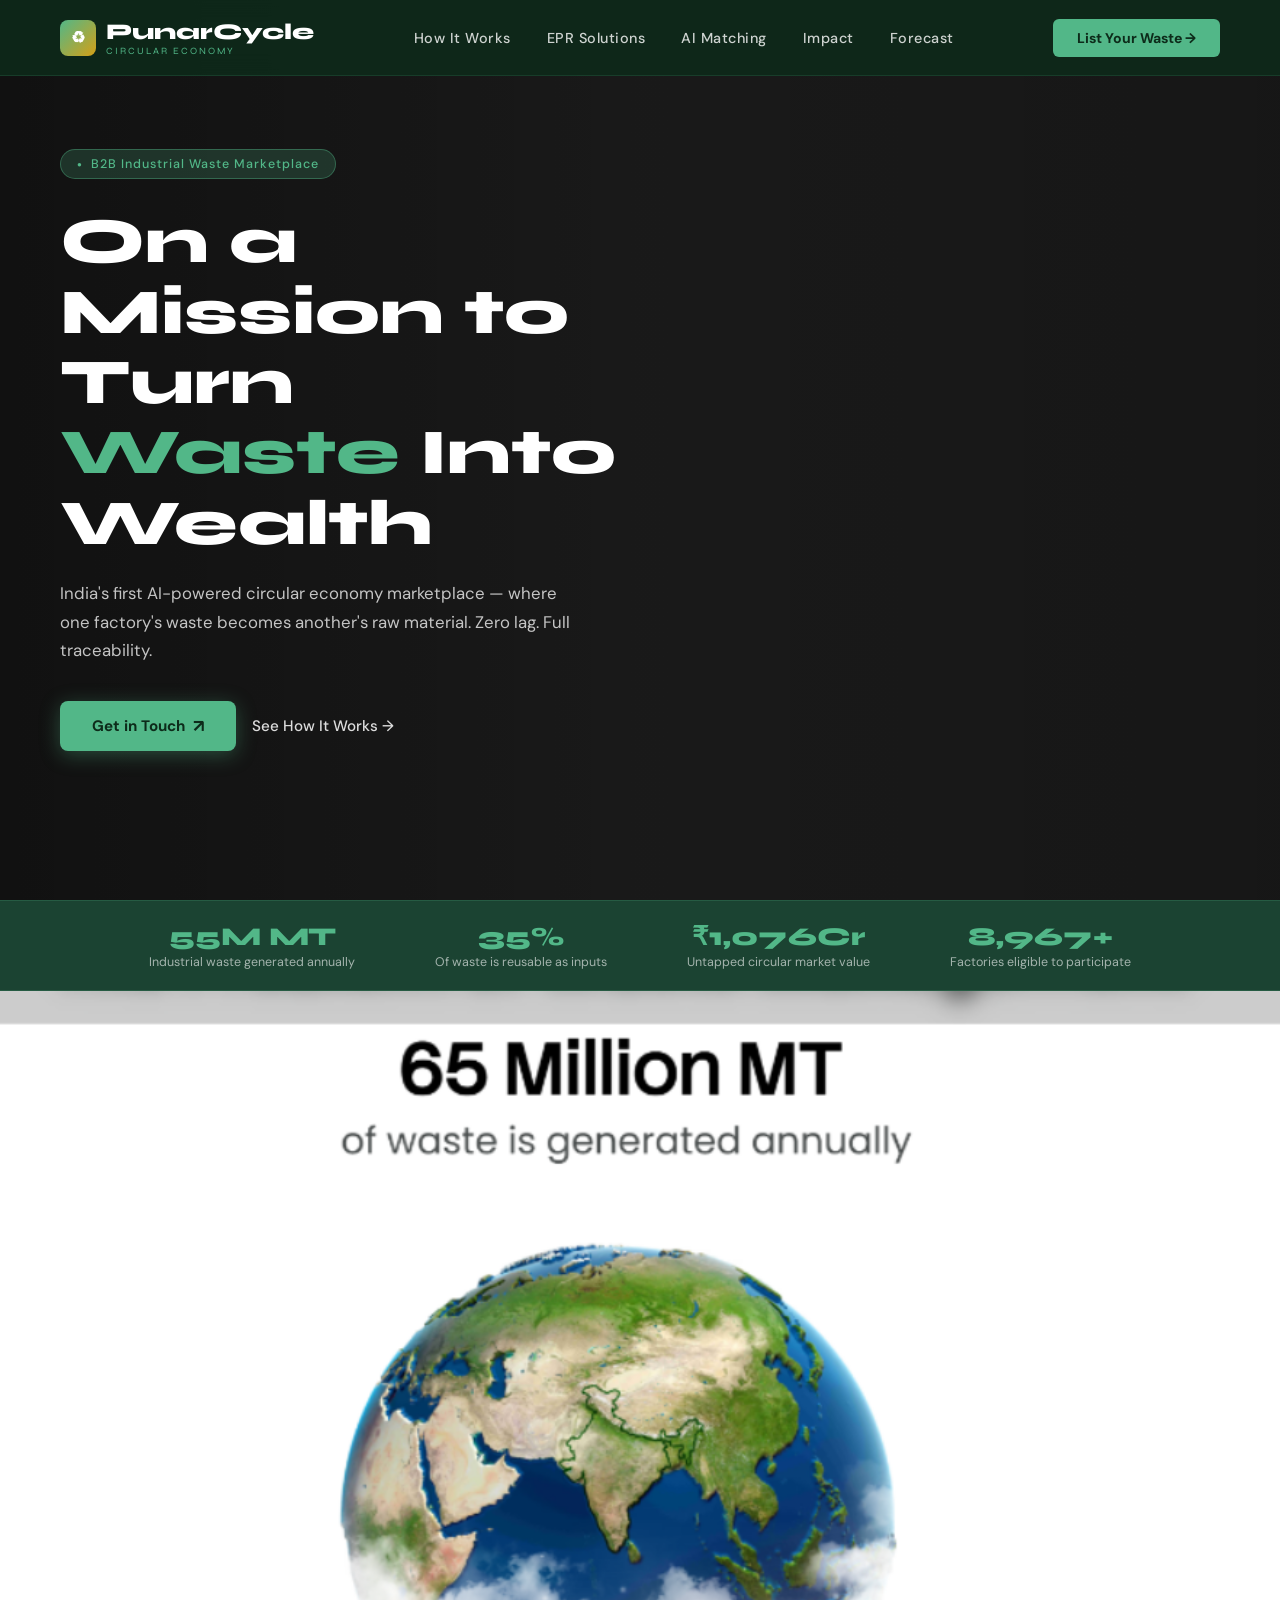
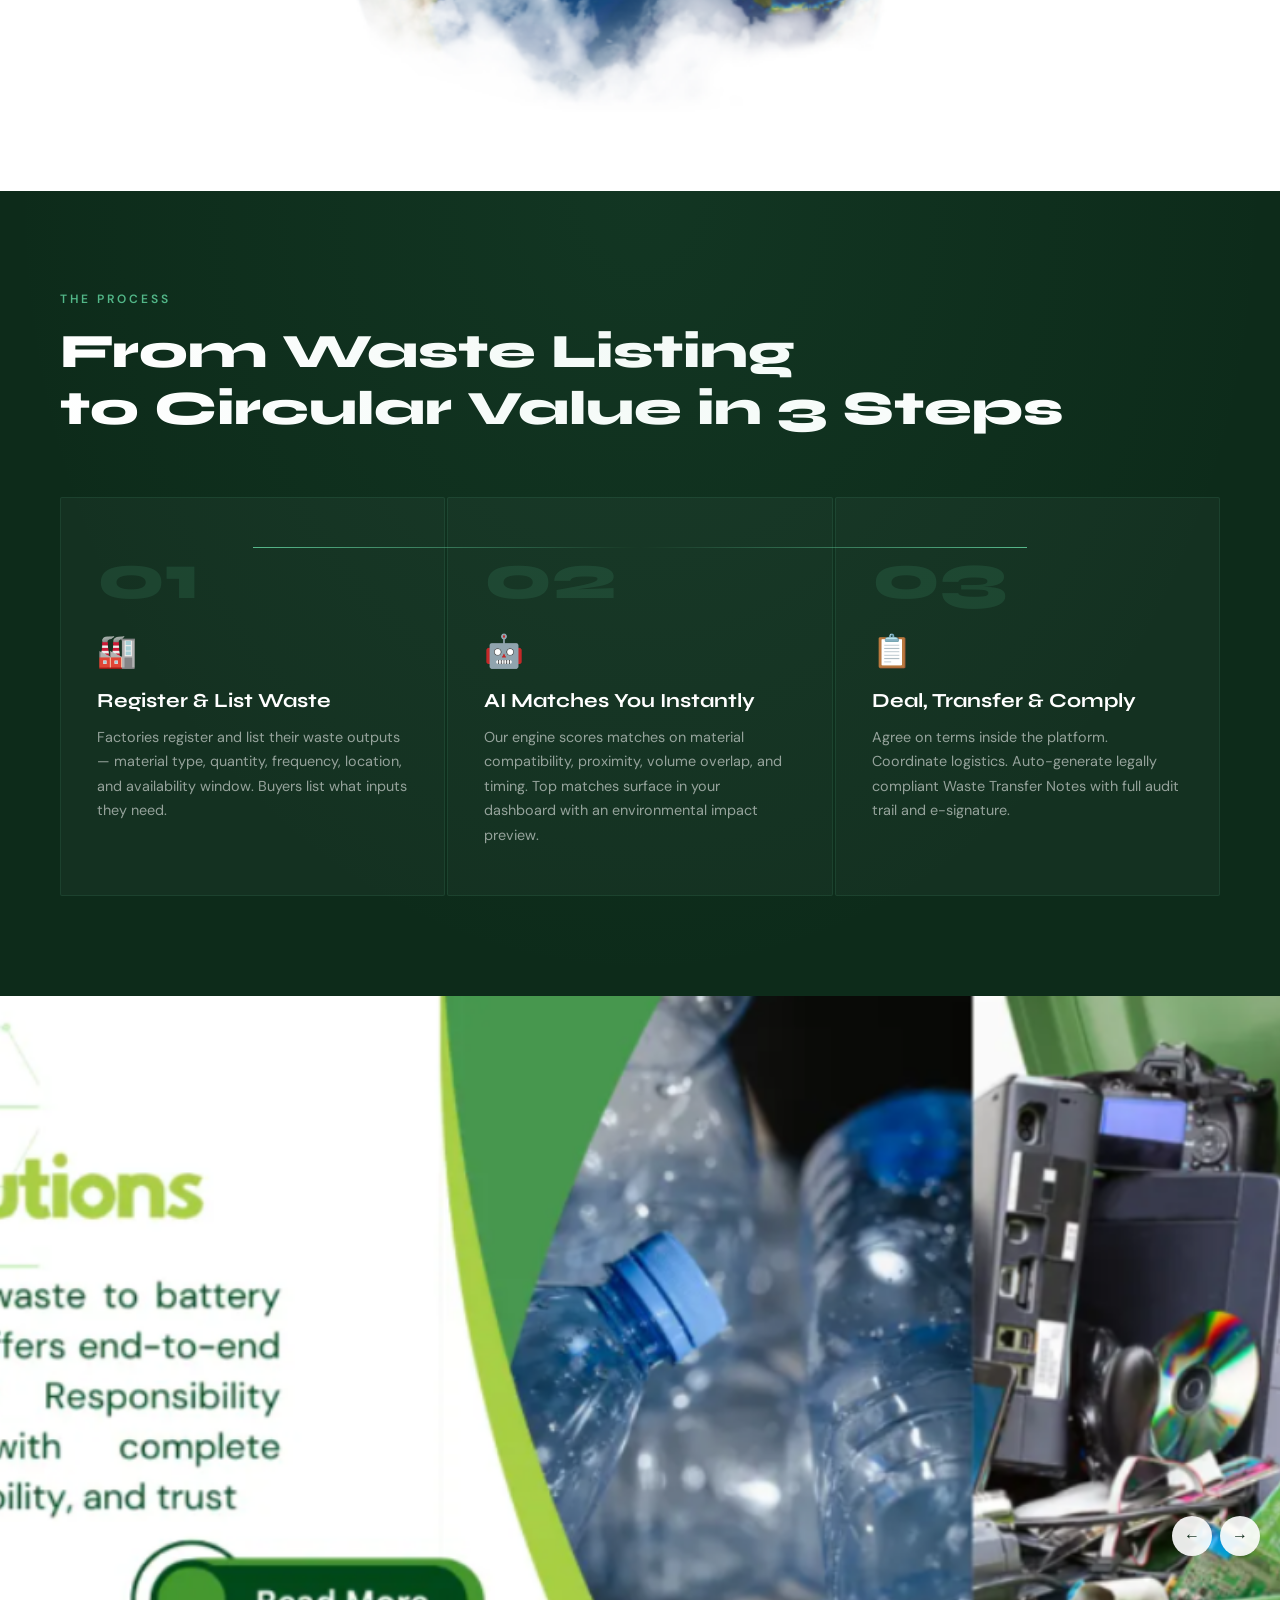
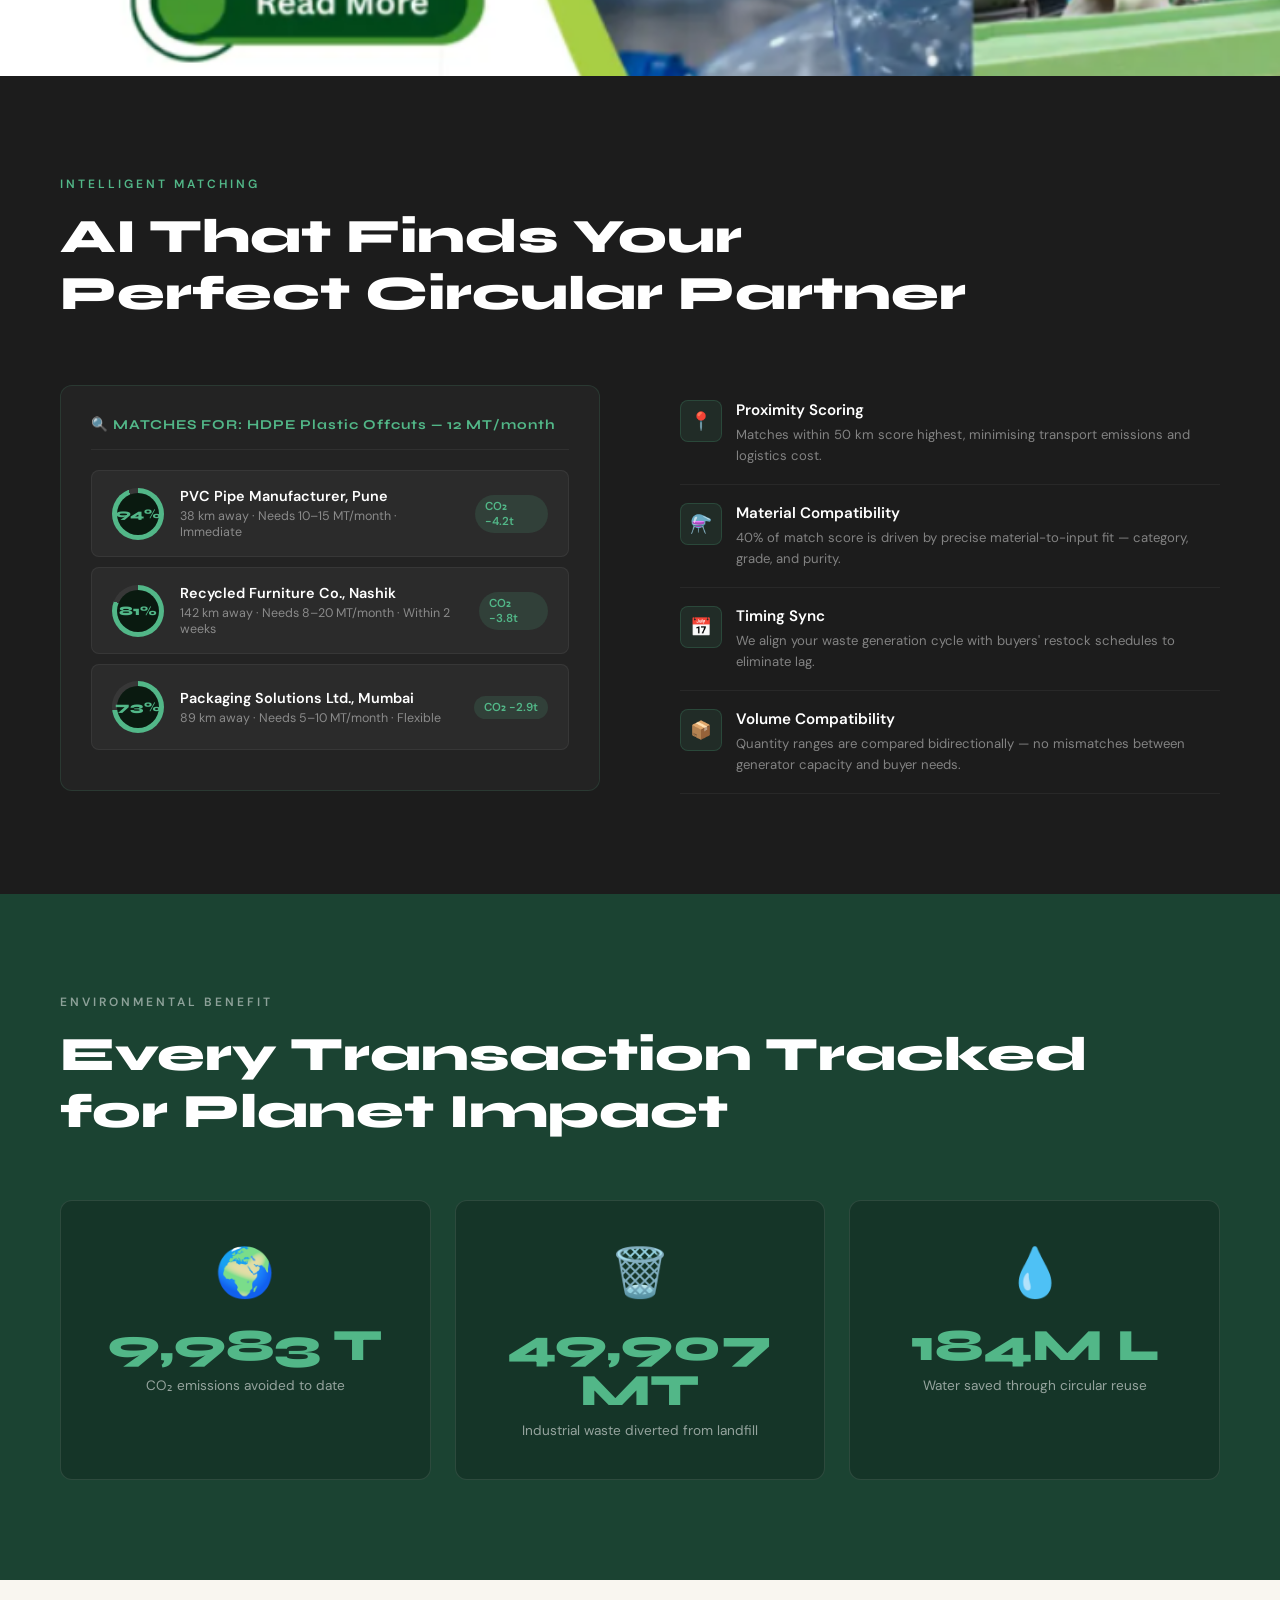
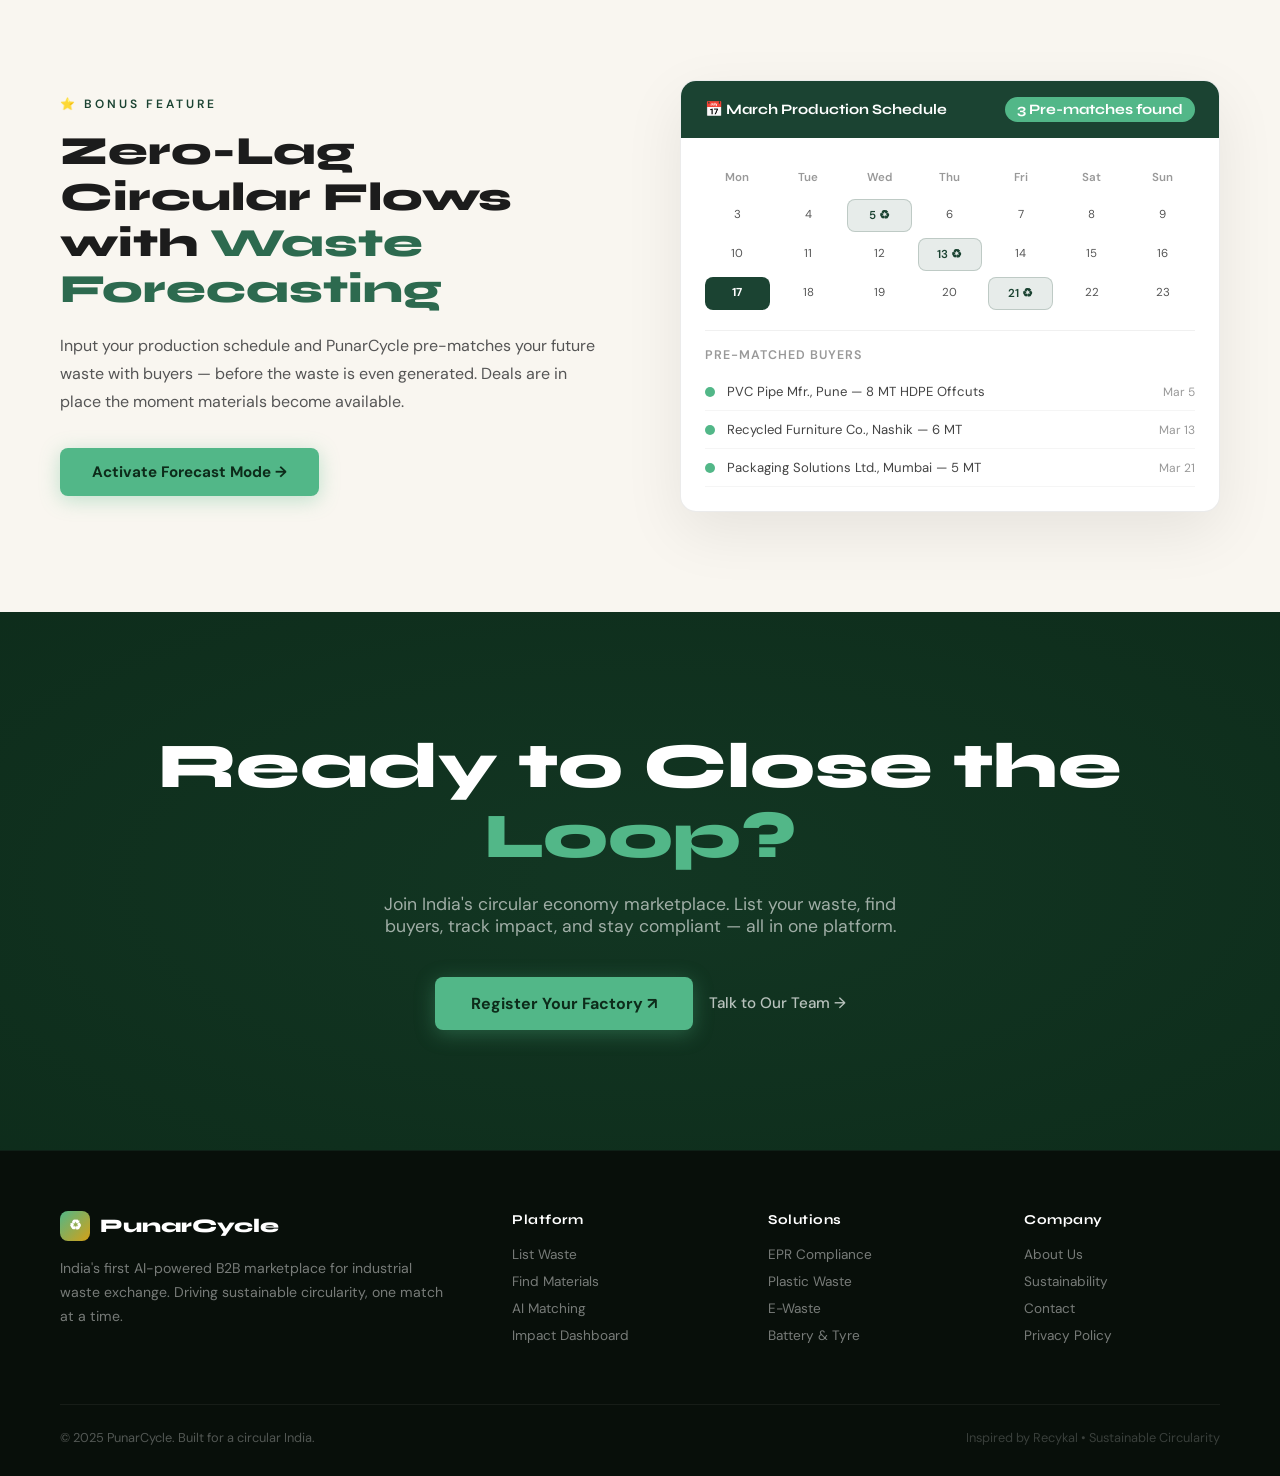
<file: circelex.html>
<!DOCTYPE html>
<html lang="en">

<head>
  <meta charset="UTF-8">
  <meta name="viewport" content="width=device-width, initial-scale=1.0">
  <title>PunarCycle — Circular Economy Marketplace</title>
  <link
    href="https://fonts.googleapis.com/css2?family=Syne:wght@400;600;700;800&family=DM+Sans:wght@300;400;500&display=swap"
    rel="stylesheet">
  <style>
    :root {
      --green-deep: #0d2b1a;
      --green-forest: #1B4332;
      --green-mid: #2d6a4f;
      --green-accent: #52b788;
      --green-bright: #74c69d;
      --gold: #d4a017;
      --cream: #f5f0e8;
      --charcoal: #1c1c1c;
      --white: #ffffff;
      --gray: #6b7280;
    }

    * {
      margin: 0;
      padding: 0;
      box-sizing: border-box;
    }

    html {
      scroll-behavior: smooth;
    }

    body {
      font-family: 'DM Sans', sans-serif;
      background: var(--charcoal);
      color: var(--white);
      overflow-x: hidden;
    }

    /* ── NAV ── */
    nav {
      position: fixed;
      top: 0;
      left: 0;
      right: 0;
      z-index: 999;
      display: flex;
      align-items: center;
      justify-content: space-between;
      padding: 18px 60px;
      background: rgba(13, 43, 26, 0.85);
      backdrop-filter: blur(12px);
      border-bottom: 1px solid rgba(82, 183, 136, 0.15);
      transition: all 0.3s;
    }

    nav.scrolled {
      padding: 12px 60px;
      background: rgba(13, 43, 26, 0.97);
    }

    .logo {
      display: flex;
      align-items: center;
      gap: 10px;
      font-family: 'Syne', sans-serif;
      font-weight: 800;
      font-size: 1.4rem;
      color: var(--white);
      text-decoration: none;
    }

    .logo-icon {
      width: 36px;
      height: 36px;
      background: linear-gradient(135deg, var(--green-accent), var(--gold));
      border-radius: 8px;
      display: flex;
      align-items: center;
      justify-content: center;
      font-size: 1rem;
    }

    .logo-sub {
      font-size: 0.6rem;
      font-weight: 400;
      color: var(--green-accent);
      letter-spacing: 2px;
      display: block;
    }

    .nav-links {
      display: flex;
      gap: 36px;
      list-style: none;
    }

    .nav-links a {
      color: rgba(255, 255, 255, 0.8);
      text-decoration: none;
      font-size: 0.9rem;
      font-weight: 500;
      letter-spacing: 0.5px;
      transition: color 0.2s;
    }

    .nav-links a:hover {
      color: var(--green-accent);
    }

    .nav-cta {
      background: var(--green-accent);
      color: var(--green-deep);
      padding: 10px 24px;
      border-radius: 6px;
      font-weight: 700;
      font-size: 0.88rem;
      text-decoration: none;
      transition: all 0.2s;
    }

    .nav-cta:hover {
      background: var(--green-bright);
      transform: translateY(-1px);
    }

    /* ── HERO ── */
    .hero {
      position: relative;
      height: 100vh;
      min-height: 700px;
      display: flex;
      align-items: center;
      overflow: hidden;
    }

    .hero-bg-video {
      position: absolute;
      inset: 0;
      width: 100%;
      height: 100%;
      object-fit: cover;
    }

    .hero-overlay {
      position: absolute;
      inset: 0;
      background: linear-gradient(to right, rgba(0, 0, 0, 0.4) 0%, rgba(0, 0, 0, 0.1) 50%, rgba(0, 0, 0, 0.2) 100%);
      z-index: 1;
    }

    .hero-content {
      position: relative;
      z-index: 10;
      padding: 0 60px;
      max-width: 700px;
    }

    .hero-badge {
      display: inline-flex;
      align-items: center;
      gap: 8px;
      background: rgba(82, 183, 136, 0.2);
      border: 1px solid rgba(82, 183, 136, 0.4);
      color: var(--green-accent);
      padding: 6px 16px;
      border-radius: 100px;
      font-size: 0.78rem;
      font-weight: 500;
      letter-spacing: 1px;
      margin-bottom: 28px;
      animation: fadeUp 0.8s ease both;
    }

    .hero-badge::before {
      content: '●';
      font-size: 8px;
      animation: pulse 2s infinite;
    }

    @keyframes pulse {

      0%,
      100% {
        opacity: 1
      }

      50% {
        opacity: 0.3
      }
    }

    .hero h1 {
      font-family: 'Syne', sans-serif;
      font-size: clamp(2.4rem, 5vw, 4rem);
      font-weight: 800;
      line-height: 1.1;
      color: var(--white);
      animation: fadeUp 0.8s 0.15s ease both;
    }

    .hero h1 span {
      color: var(--green-accent);
    }

    .hero-sub {
      margin-top: 20px;
      font-size: 1.05rem;
      line-height: 1.7;
      color: rgba(255, 255, 255, 0.75);
      max-width: 520px;
      animation: fadeUp 0.8s 0.3s ease both;
    }

    .hero-actions {
      margin-top: 36px;
      display: flex;
      gap: 16px;
      align-items: center;
      animation: fadeUp 0.8s 0.45s ease both;
    }

    .btn-primary {
      background: var(--green-accent);
      color: var(--green-deep);
      padding: 14px 32px;
      border-radius: 8px;
      font-weight: 700;
      font-size: 0.95rem;
      text-decoration: none;
      display: flex;
      align-items: center;
      gap: 8px;
      transition: all 0.25s;
      box-shadow: 0 4px 20px rgba(82, 183, 136, 0.35);
    }

    .btn-primary:hover {
      transform: translateY(-2px);
      box-shadow: 0 8px 30px rgba(82, 183, 136, 0.5);
    }

    .btn-secondary {
      color: rgba(255, 255, 255, 0.85);
      text-decoration: none;
      font-weight: 500;
      font-size: 0.95rem;
      display: flex;
      align-items: center;
      gap: 8px;
      transition: color 0.2s;
    }

    .btn-secondary:hover {
      color: var(--green-accent);
    }

    .arrow-icon {
      font-size: 1.1rem;
      transition: transform 0.2s;
    }

    .btn-primary:hover .arrow-icon {
      transform: translate(3px, -3px);
    }

    @keyframes fadeUp {
      from {
        opacity: 0;
        transform: translateY(30px);
      }

      to {
        opacity: 1;
        transform: translateY(0);
      }
    }

    /* ── STATS BANNER ── */
    .stats-banner {
      background: var(--green-forest);
      padding: 20px 60px;
      display: flex;
      justify-content: center;
      gap: 80px;
      border-top: 1px solid rgba(82, 183, 136, 0.2);
      border-bottom: 1px solid rgba(82, 183, 136, 0.2);
    }

    .stat-item {
      text-align: center;
    }

    .stat-num {
      font-family: 'Syne', sans-serif;
      font-size: 1.6rem;
      font-weight: 800;
      color: var(--green-accent);
    }

    .stat-lbl {
      font-size: 0.78rem;
      color: rgba(255, 255, 255, 0.6);
      margin-top: 2px;
    }

    /* ── SECTION: WASTE PROBLEM ── */
    .section-waste {
      background: url('images/waste-problem-bg.jpg') center/cover no-repeat;
      min-height: 800px;
      padding: 0;
      text-align: center;
      position: relative;
      overflow: hidden;
    }
    
    @media (max-width: 900px) {
      .section-waste {
        min-height: 400px;
      }
    }

    .section-waste h2 {
      position: relative;
      z-index: 1;
      font-family: 'Syne', sans-serif;
      font-size: clamp(2.8rem, 6vw, 5rem);
      font-weight: 800;
      color: var(--charcoal);
      line-height: 1;
    }

    .section-waste p {
      position: relative;
      z-index: 1;
      font-size: 1.15rem;
      color: #555;
      margin-top: 12px;
    }

    .globe-container {
      margin: 60px auto 0;
      width: 420px;
      height: 420px;
      position: relative;
    }

    .globe {
      width: 100%;
      height: 100%;
      border-radius: 50%;
      background: radial-gradient(circle at 35% 35%,
          #4fc3f7 0%, #0288d1 30%, #01579b 55%, #002244 80%);
      box-shadow:
        inset -20px -20px 60px rgba(0, 0, 0, 0.4),
        inset 10px 10px 40px rgba(255, 255, 255, 0.1),
        0 0 60px rgba(1, 87, 155, 0.3),
        0 0 120px rgba(1, 87, 155, 0.15);
      animation: globeSpin 20s linear infinite;
      position: relative;
    }

    /* Land masses via radial overlays */
    .globe::before {
      content: '';
      position: absolute;
      inset: 0;
      border-radius: 50%;
      background:
        radial-gradient(ellipse 35% 25% at 40% 35%, #4caf50 0%, transparent 70%),
        radial-gradient(ellipse 20% 30% at 60% 45%, #388e3c 0%, transparent 70%),
        radial-gradient(ellipse 25% 15% at 30% 60%, #43a047 0%, transparent 60%),
        radial-gradient(ellipse 18% 20% at 70% 30%, #2e7d32 0%, transparent 65%);
      opacity: 0.9;
    }

    /* India highlight */
    .globe::after {
      content: '';
      position: absolute;
      inset: 0;
      border-radius: 50%;
      background: radial-gradient(ellipse 12% 18% at 55% 48%, #8bc34a 0%, transparent 65%);
      box-shadow: inset 0 0 30px rgba(255, 255, 255, 0.05);
    }

    @keyframes globeSpin {
      0% {
        filter: hue-rotate(0deg);
      }

      100% {
        filter: hue-rotate(10deg);
      }
    }

    .globe-clouds {
      position: absolute;
      bottom: -20px;
      left: -30px;
      right: -30px;
      height: 120px;
      background: linear-gradient(to top, #f9f6f0 30%, transparent);
    }

    .globe-clouds::before {
      content: '';
      position: absolute;
      bottom: 30px;
      left: 0;
      right: 0;
      height: 80px;
      background: radial-gradient(ellipse 60% 50% at 30% 100%, rgba(255, 255, 255, 0.9) 0%, transparent 70%),
        radial-gradient(ellipse 50% 40% at 70% 100%, rgba(255, 255, 255, 0.8) 0%, transparent 70%);
    }

    /* ── HOW IT WORKS ── */
    .section-how {
      background: var(--green-deep);
      padding: 100px 60px;
      position: relative;
      overflow: hidden;
    }

    .section-how::before {
      content: '';
      position: absolute;
      inset: 0;
      background: radial-gradient(ellipse at 50% 0%, rgba(82, 183, 136, 0.08) 0%, transparent 70%);
    }

    .section-label {
      font-size: 0.75rem;
      letter-spacing: 3px;
      font-weight: 600;
      color: var(--green-accent);
      text-transform: uppercase;
      margin-bottom: 16px;
    }

    .section-title {
      font-family: 'Syne', sans-serif;
      font-size: clamp(2rem, 4vw, 3rem);
      font-weight: 800;
      color: var(--white);
      margin-bottom: 60px;
    }

    .steps {
      display: grid;
      grid-template-columns: repeat(3, 1fr);
      gap: 2px;
      position: relative;
    }

    .steps::before {
      content: '';
      position: absolute;
      top: 50px;
      left: 16.67%;
      right: 16.67%;
      height: 1px;
      background: linear-gradient(to right, var(--green-accent), transparent, var(--green-accent));
      z-index: 0;
    }

    .step {
      background: rgba(255, 255, 255, 0.03);
      border: 1px solid rgba(82, 183, 136, 0.12);
      padding: 48px 36px;
      border-radius: 2px;
      position: relative;
      z-index: 1;
      transition: all 0.3s;
    }

    .step:hover {
      background: rgba(82, 183, 136, 0.07);
      border-color: rgba(82, 183, 136, 0.3);
      transform: translateY(-4px);
    }

    .step-num {
      font-family: 'Syne', sans-serif;
      font-size: 4rem;
      font-weight: 800;
      color: rgba(82, 183, 136, 0.15);
      line-height: 1;
      margin-bottom: 20px;
    }

    .step-icon {
      font-size: 2rem;
      margin-bottom: 16px;
      display: block;
    }

    .step h3 {
      font-family: 'Syne', sans-serif;
      font-size: 1.25rem;
      font-weight: 700;
      color: var(--white);
      margin-bottom: 12px;
    }

    .step p {
      font-size: 0.9rem;
      color: rgba(255, 255, 255, 0.55);
      line-height: 1.7;
    }

    /* ── EPR SOLUTIONS (image 3 inspired) ── */
    .section-epr {
      background: url('images/epr_solution_backgroun.png') center/cover no-repeat;
      padding: 100px 0;
      overflow: hidden;
    }

    .epr-inner {
      display: grid;
      grid-template-columns: 420px 1fr;
      min-height: 480px;
    }

    .epr-content {
      padding: 60px 60px;
      background: transparent;
      position: relative;
      display: flex;
      flex-direction: column;
      justify-content: center;
    }

    .epr-content>* {
      position: relative;
      z-index: 1;
    }

    .epr-tag {
      display: inline-flex;
      align-items: center;
      gap: 6px;
      background: rgba(27, 67, 50, 0.08);
      border: 1px solid rgba(27, 67, 50, 0.15);
      color: var(--green-forest);
      padding: 5px 14px;
      border-radius: 100px;
      font-size: 0.75rem;
      font-weight: 600;
      letter-spacing: 1px;
      margin-bottom: 20px;
    }

    .epr-title {
      font-family: 'Syne', sans-serif;
      font-size: 2.6rem;
      font-weight: 800;
      line-height: 1.1;
      color: var(--green-deep);
      margin-bottom: 20px;
    }

    .epr-title em {
      color: var(--green-accent);
      font-style: normal;
    }

    .epr-desc {
      font-size: 0.95rem;
      line-height: 1.75;
      color: #444;
      max-width: 320px;
      margin-bottom: 32px;
    }

    .epr-btn {
      display: inline-flex;
      align-items: center;
      gap: 10px;
      background: var(--green-forest);
      color: white;
      padding: 14px 28px;
      border-radius: 100px;
      font-weight: 700;
      font-size: 0.9rem;
      text-decoration: none;
      transition: all 0.25s;
      width: fit-content;
    }

    .epr-btn:hover {
      background: var(--green-mid);
      transform: scale(1.03);
    }

    .epr-btn .dot {
      width: 28px;
      height: 28px;
      border-radius: 50%;
      background: var(--green-accent);
      display: flex;
      align-items: center;
      justify-content: center;
      font-size: 0.8rem;
    }

    .epr-carousel {
      display: flex;
      overflow: hidden;
      position: relative;
    }

    .carousel-track {
      display: flex;
      transition: transform 0.5s cubic-bezier(0.4, 0, 0.2, 1);
    }

    .epr-slide {
      min-width: 100%;
      height: 480px;
      position: relative;
      overflow: hidden;
    }

    .epr-slide-img {
      width: 100%;
      height: 100%;
      object-fit: cover;
    }

    /* Background Images */
    .slide-plastic {
      background: url('images/plasticwaste.jpg.png') center/cover no-repeat;
    }

    .slide-ewaste {
      background: url('images/ewaste.jpg.png') center/cover no-repeat;
    }

    .slide-battery {
      background: url('images/batterywaste.jpg.png') center/cover no-repeat;
    }

    .slide-tyre {
      background: url('images/tyrewaste.jpg.png') center/cover no-repeat;
    }

    .slide-label {
      position: absolute;
      bottom: 20px;
      left: 20px;
      background: rgba(0, 0, 0, 0.6);
      backdrop-filter: blur(8px);
      color: white;
      padding: 10px 20px;
      border-radius: 6px;
      font-family: 'Syne', sans-serif;
      font-weight: 700;
      font-size: 1rem;
    }

    .carousel-nav {
      position: absolute;
      bottom: 20px;
      right: 20px;
      display: flex;
      gap: 8px;
      z-index: 10;
    }

    .carousel-btn {
      width: 40px;
      height: 40px;
      border-radius: 50%;
      background: rgba(255, 255, 255, 0.9);
      border: none;
      cursor: pointer;
      display: flex;
      align-items: center;
      justify-content: center;
      font-size: 1rem;
      transition: all 0.2s;
      color: var(--green-deep);
    }

    .carousel-btn:hover {
      background: var(--green-accent);
      color: white;
    }

    /* ── MATCHING ENGINE ── */
    .section-match {
      background: url('images/background.png') center/cover no-repeat;
      background-attachment: fixed;
      padding: 100px 60px;
    }

    .match-grid {
      display: grid;
      grid-template-columns: 1fr 1fr;
      gap: 80px;
      align-items: center;
      margin-top: 60px;
    }

    .match-demo {
      background: rgba(255, 255, 255, 0.03);
      border: 1px solid rgba(82, 183, 136, 0.15);
      border-radius: 12px;
      padding: 30px;
    }

    .match-header {
      font-family: 'Syne', sans-serif;
      font-weight: 700;
      font-size: 0.85rem;
      color: var(--green-accent);
      letter-spacing: 1px;
      margin-bottom: 20px;
      padding-bottom: 16px;
      border-bottom: 1px solid rgba(255, 255, 255, 0.06);
    }

    .match-card {
      background: rgba(255, 255, 255, 0.04);
      border: 1px solid rgba(255, 255, 255, 0.06);
      border-radius: 8px;
      padding: 16px 20px;
      margin-bottom: 10px;
      display: flex;
      align-items: center;
      gap: 16px;
      transition: all 0.2s;
      cursor: pointer;
    }

    .match-card:hover {
      border-color: rgba(82, 183, 136, 0.3);
      background: rgba(82, 183, 136, 0.05);
    }

    .match-score {
      min-width: 52px;
      height: 52px;
      border-radius: 50%;
      background: conic-gradient(var(--green-accent) calc(var(--score) * 3.6deg), rgba(255, 255, 255, 0.06) 0deg);
      display: flex;
      align-items: center;
      justify-content: center;
      font-family: 'Syne', sans-serif;
      font-weight: 800;
      font-size: 0.8rem;
      color: var(--green-accent);
      position: relative;
    }

    .match-score::before {
      content: '';
      position: absolute;
      inset: 5px;
      border-radius: 50%;
      background: #0a1a10;
    }

    .match-score span {
      position: relative;
      z-index: 1;
    }

    .match-info h4 {
      font-weight: 600;
      font-size: 0.9rem;
      color: var(--white);
    }

    .match-info p {
      font-size: 0.78rem;
      color: rgba(255, 255, 255, 0.45);
      margin-top: 3px;
    }

    .match-tag {
      margin-left: auto;
      background: rgba(82, 183, 136, 0.15);
      color: var(--green-accent);
      padding: 4px 10px;
      border-radius: 100px;
      font-size: 0.72rem;
      font-weight: 600;
    }

    .match-features {
      list-style: none;
    }

    .match-features li {
      display: flex;
      align-items: flex-start;
      gap: 14px;
      padding: 18px 0;
      border-bottom: 1px solid rgba(255, 255, 255, 0.05);
    }

    .feature-icon {
      width: 42px;
      height: 42px;
      border-radius: 8px;
      background: rgba(82, 183, 136, 0.1);
      border: 1px solid rgba(82, 183, 136, 0.2);
      display: flex;
      align-items: center;
      justify-content: center;
      font-size: 1.1rem;
      flex-shrink: 0;
    }

    .feature-text h4 {
      font-weight: 600;
      font-size: 0.95rem;
      color: var(--white);
      margin-bottom: 4px;
    }

    .feature-text p {
      font-size: 0.82rem;
      color: rgba(255, 255, 255, 0.45);
      line-height: 1.6;
    }

    /* ── IMPACT CALCULATOR ── */
    .section-impact {
      background: var(--green-forest);
      padding: 100px 60px;
    }

    .impact-grid {
      display: grid;
      grid-template-columns: repeat(3, 1fr);
      gap: 24px;
      margin-top: 60px;
    }

    .impact-card {
      background: rgba(0, 0, 0, 0.2);
      border: 1px solid rgba(255, 255, 255, 0.1);
      border-radius: 12px;
      padding: 40px 32px;
      text-align: center;
      transition: all 0.3s;
    }

    .impact-card:hover {
      background: rgba(0, 0, 0, 0.35);
      transform: translateY(-6px);
    }

    .impact-icon {
      font-size: 3rem;
      margin-bottom: 20px;
    }

    .impact-num {
      font-family: 'Syne', sans-serif;
      font-size: 2.8rem;
      font-weight: 800;
      color: var(--white);
      line-height: 1;
    }

    .impact-num span {
      color: var(--green-accent);
    }

    .impact-lbl {
      font-size: 0.85rem;
      color: rgba(255, 255, 255, 0.55);
      margin-top: 8px;
    }

    /* ── FORECAST FEATURE ── */
    .section-forecast {
      background: #f9f6f0;
      padding: 100px 60px;
    }

    .forecast-inner {
      display: grid;
      grid-template-columns: 1fr 1fr;
      gap: 80px;
      align-items: center;
    }

    .forecast-label {
      font-size: 0.75rem;
      letter-spacing: 3px;
      font-weight: 600;
      color: var(--green-forest);
      text-transform: uppercase;
      margin-bottom: 16px;
    }

    .forecast-title {
      font-family: 'Syne', sans-serif;
      font-size: 2.5rem;
      font-weight: 800;
      color: var(--charcoal);
      line-height: 1.15;
      margin-bottom: 20px;
    }

    .forecast-title em {
      color: var(--green-mid);
      font-style: normal;
    }

    .forecast-desc {
      color: #555;
      line-height: 1.75;
      margin-bottom: 32px;
    }

    .forecast-ui {
      background: white;
      border-radius: 16px;
      border: 1px solid rgba(0, 0, 0, 0.08);
      box-shadow: 0 20px 60px rgba(0, 0, 0, 0.08);
      overflow: hidden;
    }

    .forecast-top {
      background: var(--green-forest);
      padding: 16px 24px;
      display: flex;
      align-items: center;
      justify-content: space-between;
    }

    .forecast-top span {
      font-family: 'Syne', sans-serif;
      font-weight: 700;
      color: white;
      font-size: 0.9rem;
    }

    .forecast-badge {
      background: var(--green-accent);
      color: var(--green-deep);
      padding: 4px 12px;
      border-radius: 100px;
      font-size: 0.72rem;
      font-weight: 700;
    }

    .forecast-body {
      padding: 24px;
    }

    .forecast-week {
      display: grid;
      grid-template-columns: repeat(7, 1fr);
      gap: 6px;
      margin-bottom: 20px;
    }

    .week-day {
      text-align: center;
      padding: 8px 4px;
      border-radius: 8px;
      font-size: 0.72rem;
    }

    .week-day.header {
      color: #999;
      font-weight: 600;
    }

    .week-day.active {
      background: var(--green-forest);
      color: white;
      font-weight: 700;
    }

    .week-day.has-waste {
      background: rgba(27, 67, 50, 0.1);
      color: var(--green-forest);
      font-weight: 600;
      border: 1px solid rgba(27, 67, 50, 0.2);
    }

    .week-day.normal {
      color: #555;
    }

    .forecast-matches {
      border-top: 1px solid #f0f0f0;
      padding-top: 16px;
    }

    .fm-title {
      font-size: 0.78rem;
      font-weight: 600;
      color: #999;
      margin-bottom: 10px;
      letter-spacing: 1px;
    }

    .fm-item {
      display: flex;
      align-items: center;
      gap: 12px;
      padding: 10px 0;
      border-bottom: 1px solid #f5f5f5;
    }

    .fm-dot {
      width: 10px;
      height: 10px;
      border-radius: 50%;
      background: var(--green-accent);
    }

    .fm-item-text {
      flex: 1;
      font-size: 0.82rem;
      color: #444;
    }

    .fm-date {
      font-size: 0.75rem;
      color: #999;
    }

    /* ── CTA ── */
    .section-cta {
      background: linear-gradient(135deg, var(--green-deep) 0%, #0d2b1a 100%);
      padding: 120px 60px;
      text-align: center;
      position: relative;
      overflow: hidden;
    }

    .section-cta::before {
      content: '';
      position: absolute;
      top: -50%;
      left: -50%;
      width: 200%;
      height: 200%;
      background: radial-gradient(ellipse at center, rgba(82, 183, 136, 0.08) 0%, transparent 60%);
      animation: rotateSlow 30s linear infinite;
    }

    @keyframes rotateSlow {
      to {
        transform: rotate(360deg);
      }
    }

    .cta-title {
      font-family: 'Syne', sans-serif;
      font-size: clamp(2.5rem, 5vw, 4rem);
      font-weight: 800;
      color: var(--white);
      position: relative;
      z-index: 1;
      line-height: 1.1;
      margin-bottom: 20px;
    }

    .cta-title em {
      color: var(--green-accent);
      font-style: normal;
    }

    .cta-sub {
      font-size: 1.1rem;
      color: rgba(255, 255, 255, 0.6);
      max-width: 560px;
      margin: 0 auto 40px;
      position: relative;
      z-index: 1;
    }

    .cta-actions {
      display: flex;
      gap: 16px;
      justify-content: center;
      position: relative;
      z-index: 1;
    }

    /* ── FOOTER ── */
    footer {
      background: #080f0a;
      padding: 60px 60px 30px;
      border-top: 1px solid rgba(82, 183, 136, 0.1);
    }

    .footer-grid {
      display: grid;
      grid-template-columns: 2fr 1fr 1fr 1fr;
      gap: 60px;
      margin-bottom: 50px;
    }

    .footer-brand p {
      color: rgba(255, 255, 255, 0.45);
      font-size: 0.88rem;
      line-height: 1.7;
      margin-top: 16px;
    }

    .footer-col h4 {
      font-family: 'Syne', sans-serif;
      font-weight: 700;
      font-size: 0.85rem;
      color: var(--white);
      margin-bottom: 18px;
      letter-spacing: 0.5px;
    }

    .footer-col a {
      display: block;
      color: rgba(255, 255, 255, 0.45);
      text-decoration: none;
      font-size: 0.85rem;
      margin-bottom: 10px;
      transition: color 0.2s;
    }

    .footer-col a:hover {
      color: var(--green-accent);
    }

    .footer-bottom {
      border-top: 1px solid rgba(255, 255, 255, 0.06);
      padding-top: 24px;
      display: flex;
      justify-content: space-between;
      align-items: center;
    }

    .footer-bottom p {
      font-size: 0.8rem;
      color: rgba(255, 255, 255, 0.3);
    }

    /* ── SCROLL ANIMATIONS ── */
    .reveal {
      opacity: 0;
      transform: translateY(40px);
      transition: opacity 0.7s ease, transform 0.7s ease;
    }

    .reveal.visible {
      opacity: 1;
      transform: translateY(0);
    }

    .reveal-delay-1 {
      transition-delay: 0.15s;
    }

    .reveal-delay-2 {
      transition-delay: 0.3s;
    }

    .reveal-delay-3 {
      transition-delay: 0.45s;
    }

    /* Counter animation */
    .counter {
      display: inline-block;
    }

    /* ── RESPONSIVE ── */
    @media (max-width: 900px) {
      nav {
        padding: 16px 24px;
      }

      .nav-links {
        display: none;
      }

      .hero-content {
        padding: 0 24px;
      }

      .stats-banner {
        padding: 20px 24px;
        gap: 30px;
        flex-wrap: wrap;
      }

      .section-waste,
      .section-how,
      .section-match,
      .section-impact,
      .section-forecast,
      .section-epr,
      .section-cta {
        padding: 70px 24px;
      }

      .steps {
        grid-template-columns: 1fr;
      }

      .steps::before {
        display: none;
      }

      .epr-inner {
        grid-template-columns: 1fr;
      }

      .epr-carousel {
        display: none;
      }

      .match-grid,
      .forecast-inner,
      .footer-grid {
        grid-template-columns: 1fr;
        gap: 40px;
      }

      .impact-grid {
        grid-template-columns: 1fr;
      }

      .globe-container {
        width: 280px;
        height: 280px;
      }
    }
  </style>
</head>

<body>

  <!-- NAV -->
  <nav id="navbar">
    <a href="#" class="logo">
      <div class="logo-icon">♻</div>
      <div>
        PunarCycle
        <span class="logo-sub">CIRCULAR ECONOMY</span>
      </div>
    </a>
    <ul class="nav-links">
      <li><a href="#how">How It Works</a></li>
      <li><a href="#epr">EPR Solutions</a></li>
      <li><a href="#match">AI Matching</a></li>
      <li><a href="#impact">Impact</a></li>
      <li><a href="#forecast">Forecast</a></li>
    </ul>
    <a href="#cta" class="nav-cta">List Your Waste →</a>
  </nav>

  <!-- HERO -->
  <section class="hero">
    <video class="hero-bg-video" autoplay loop muted playsinline>
      <source src="d6d530bb-0976a8bd.mp4" type="video/mp4">
    </video>
    <div class="hero-overlay"></div>
    <div class="hero-content">
      <div class="hero-badge">B2B Industrial Waste Marketplace</div>
      <h1>On a Mission to Turn <span>Waste</span> Into Wealth</h1>
      <p class="hero-sub">India's first AI-powered circular economy marketplace — where one factory's waste becomes
        another's raw material. Zero lag. Full traceability.</p>
      <div class="hero-actions">
        <a href="#cta" class="btn-primary">Get in Touch <span class="arrow-icon">↗</span></a>
        <a href="#how" class="btn-secondary">See How It Works →</a>
      </div>
    </div>
  </section>

  <!-- STATS BANNER -->
  <div class="stats-banner">
    <div class="stat-item">
      <div class="stat-num"><span class="counter" data-target="62">0</span>M MT</div>
      <div class="stat-lbl">Industrial waste generated annually</div>
    </div>
    <div class="stat-item">
      <div class="stat-num"><span class="counter" data-target="40">0</span>%</div>
      <div class="stat-lbl">Of waste is reusable as inputs</div>
    </div>
    <div class="stat-item">
      <div class="stat-num">₹<span class="counter" data-target="1200">0</span>Cr</div>
      <div class="stat-lbl">Untapped circular market value</div>
    </div>
    <div class="stat-item">
      <div class="stat-num"><span class="counter" data-target="10000">0</span>+</div>
      <div class="stat-lbl">Factories eligible to participate</div>
    </div>
  </div>

  <!-- WASTE PROBLEM -->
  <section class="section-waste" id="problem">
    <!-- Using the background image directly without HTML overlays to prevent double text -->
  </section>

  <!-- HOW IT WORKS -->
  <section class="section-how" id="how">
    <div class="section-label">The Process</div>
    <h2 class="section-title">From Waste Listing<br>to Circular Value in 3 Steps</h2>
    <div class="steps">
      <div class="step reveal">
        <div class="step-num">01</div>
        <span class="step-icon">🏭</span>
        <h3>Register & List Waste</h3>
        <p>Factories register and list their waste outputs — material type, quantity, frequency, location, and
          availability window. Buyers list what inputs they need.</p>
      </div>
      <div class="step reveal reveal-delay-1">
        <div class="step-num">02</div>
        <span class="step-icon">🤖</span>
        <h3>AI Matches You Instantly</h3>
        <p>Our engine scores matches on material compatibility, proximity, volume overlap, and timing. Top matches
          surface in your dashboard with an environmental impact preview.</p>
      </div>
      <div class="step reveal reveal-delay-2">
        <div class="step-num">03</div>
        <span class="step-icon">📋</span>
        <h3>Deal, Transfer & Comply</h3>
        <p>Agree on terms inside the platform. Coordinate logistics. Auto-generate legally compliant Waste Transfer
          Notes with full audit trail and e-signature.</p>
      </div>
    </div>
  </section>

  <!-- EPR SOLUTIONS -->
  <section class="section-epr" id="epr">
    <div class="epr-inner">
      <div class="epr-content">
        <!-- Content removed to let the background image (images/epr_solution_backgroun.png) show without overlapping text -->
      </div>
      <div class="epr-carousel" style="position:relative">
        <div class="carousel-track" id="carouselTrack">
          <div class="epr-slide slide-plastic">
            <div class="slide-label">Plastic Waste</div>
          </div>
          <div class="epr-slide slide-ewaste">
            <div class="slide-label">E-Waste</div>
          </div>
          <div class="epr-slide slide-battery">
            <div class="slide-label">Battery Waste</div>
          </div>
          <div class="epr-slide slide-tyre">
            <div class="slide-label">Tyre Waste</div>
          </div>
        </div>
        <div class="carousel-nav">
          <button class="carousel-btn" id="prevBtn">←</button>
          <button class="carousel-btn" id="nextBtn">→</button>
        </div>
      </div>
    </div>
  </section>

  <!-- AI MATCHING ENGINE -->
  <section class="section-match" id="match">
    <div class="section-label">Intelligent Matching</div>
    <h2 class="section-title">AI That Finds Your<br>Perfect Circular Partner</h2>
    <div class="match-grid">
      <div class="match-demo reveal">
        <div class="match-header">🔍 MATCHES FOR: HDPE Plastic Offcuts — 12 MT/month</div>
        <div class="match-card">
          <div class="match-score" style="--score:94"><span>94%</span></div>
          <div class="match-info">
            <h4>PVC Pipe Manufacturer, Pune</h4>
            <p>38 km away · Needs 10–15 MT/month · Immediate</p>
          </div>
          <span class="match-tag">CO₂ −4.2t</span>
        </div>
        <div class="match-card">
          <div class="match-score" style="--score:81"><span>81%</span></div>
          <div class="match-info">
            <h4>Recycled Furniture Co., Nashik</h4>
            <p>142 km away · Needs 8–20 MT/month · Within 2 weeks</p>
          </div>
          <span class="match-tag">CO₂ −3.8t</span>
        </div>
        <div class="match-card">
          <div class="match-score" style="--score:73"><span>73%</span></div>
          <div class="match-info">
            <h4>Packaging Solutions Ltd., Mumbai</h4>
            <p>89 km away · Needs 5–10 MT/month · Flexible</p>
          </div>
          <span class="match-tag">CO₂ −2.9t</span>
        </div>
      </div>
      <ul class="match-features reveal reveal-delay-1">
        <li>
          <div class="feature-icon">📍</div>
          <div class="feature-text">
            <h4>Proximity Scoring</h4>
            <p>Matches within 50 km score highest, minimising transport emissions and logistics cost.</p>
          </div>
        </li>
        <li>
          <div class="feature-icon">⚗️</div>
          <div class="feature-text">
            <h4>Material Compatibility</h4>
            <p>40% of match score is driven by precise material-to-input fit — category, grade, and purity.</p>
          </div>
        </li>
        <li>
          <div class="feature-icon">📅</div>
          <div class="feature-text">
            <h4>Timing Sync</h4>
            <p>We align your waste generation cycle with buyers' restock schedules to eliminate lag.</p>
          </div>
        </li>
        <li>
          <div class="feature-icon">📦</div>
          <div class="feature-text">
            <h4>Volume Compatibility</h4>
            <p>Quantity ranges are compared bidirectionally — no mismatches between generator capacity and buyer needs.
            </p>
          </div>
        </li>
      </ul>
    </div>
  </section>

  <!-- IMPACT CALCULATOR -->
  <section class="section-impact" id="impact">
    <div class="section-label" style="color:rgba(255,255,255,0.5)">Environmental Benefit</div>
    <h2 class="section-title">Every Transaction Tracked<br>for Planet Impact</h2>
    <div class="impact-grid">
      <div class="impact-card reveal">
        <div class="impact-icon">🌍</div>
        <div class="impact-num"><span class="counter" data-target="18400">0</span><span> T</span></div>
        <div class="impact-lbl">CO₂ emissions avoided to date</div>
      </div>
      <div class="impact-card reveal reveal-delay-1">
        <div class="impact-icon">🗑️</div>
        <div class="impact-num"><span class="counter" data-target="92000">0</span><span> MT</span></div>
        <div class="impact-lbl">Industrial waste diverted from landfill</div>
      </div>
      <div class="impact-card reveal reveal-delay-2">
        <div class="impact-icon">💧</div>
        <div class="impact-num"><span class="counter" data-target="340">0</span><span>M L</span></div>
        <div class="impact-lbl">Water saved through circular reuse</div>
      </div>
    </div>
  </section>

  <!-- WASTE FORECAST -->
  <section class="section-forecast" id="forecast">
    <div class="forecast-inner">
      <div class="reveal">
        <div class="forecast-label">⭐ Bonus Feature</div>
        <h2 class="forecast-title">Zero-Lag Circular Flows with <em>Waste Forecasting</em></h2>
        <p class="forecast-desc">Input your production schedule and PunarCycle pre-matches your future waste with buyers
          — before the waste is even generated. Deals are in place the moment materials become available.</p>
        <a href="#cta" class="btn-primary" style="width:fit-content">Activate Forecast Mode →</a>
      </div>
      <div class="forecast-ui reveal reveal-delay-1">
        <div class="forecast-top">
          <span>📅 March Production Schedule</span>
          <span class="forecast-badge">3 Pre-matches found</span>
        </div>
        <div class="forecast-body">
          <div class="forecast-week">
            <div class="week-day header">Mon</div>
            <div class="week-day header">Tue</div>
            <div class="week-day header">Wed</div>
            <div class="week-day header">Thu</div>
            <div class="week-day header">Fri</div>
            <div class="week-day header">Sat</div>
            <div class="week-day header">Sun</div>
            <div class="week-day normal">3</div>
            <div class="week-day normal">4</div>
            <div class="week-day has-waste">5 ♻</div>
            <div class="week-day normal">6</div>
            <div class="week-day normal">7</div>
            <div class="week-day normal">8</div>
            <div class="week-day normal">9</div>
            <div class="week-day normal">10</div>
            <div class="week-day normal">11</div>
            <div class="week-day normal">12</div>
            <div class="week-day has-waste">13 ♻</div>
            <div class="week-day normal">14</div>
            <div class="week-day normal">15</div>
            <div class="week-day normal">16</div>
            <div class="week-day active">17</div>
            <div class="week-day normal">18</div>
            <div class="week-day normal">19</div>
            <div class="week-day normal">20</div>
            <div class="week-day has-waste">21 ♻</div>
            <div class="week-day normal">22</div>
            <div class="week-day normal">23</div>
          </div>
          <div class="forecast-matches">
            <div class="fm-title">PRE-MATCHED BUYERS</div>
            <div class="fm-item">
              <div class="fm-dot"></div>
              <div class="fm-item-text">PVC Pipe Mfr., Pune — 8 MT HDPE Offcuts</div>
              <div class="fm-date">Mar 5</div>
            </div>
            <div class="fm-item">
              <div class="fm-dot"></div>
              <div class="fm-item-text">Recycled Furniture Co., Nashik — 6 MT</div>
              <div class="fm-date">Mar 13</div>
            </div>
            <div class="fm-item">
              <div class="fm-dot"></div>
              <div class="fm-item-text">Packaging Solutions Ltd., Mumbai — 5 MT</div>
              <div class="fm-date">Mar 21</div>
            </div>
          </div>
        </div>
      </div>
    </div>
  </section>

  <!-- CTA -->
  <section class="section-cta" id="cta">
    <h2 class="cta-title">Ready to Close the <em>Loop?</em></h2>
    <p class="cta-sub">Join India's circular economy marketplace. List your waste, find buyers, track impact, and stay
      compliant — all in one platform.</p>
    <div class="cta-actions">
      <a href="#" class="btn-primary" style="font-size:1rem; padding:16px 36px">Register Your Factory ↗</a>
      <a href="#" class="btn-secondary" style="color:rgba(255,255,255,0.7)">Talk to Our Team →</a>
    </div>
  </section>

  <!-- FOOTER -->
  <footer>
    <div class="footer-grid">
      <div class="footer-brand">
        <a href="#" class="logo" style="font-size:1.2rem">
          <div class="logo-icon" style="width:30px;height:30px;font-size:0.85rem">♻</div>
          PunarCycle
        </a>
        <p>India's first AI-powered B2B marketplace for industrial waste exchange. Driving sustainable circularity, one
          match at a time.</p>
      </div>
      <div class="footer-col">
        <h4>Platform</h4>
        <a href="#">List Waste</a>
        <a href="#">Find Materials</a>
        <a href="#">AI Matching</a>
        <a href="#">Impact Dashboard</a>
      </div>
      <div class="footer-col">
        <h4>Solutions</h4>
        <a href="#">EPR Compliance</a>
        <a href="#">Plastic Waste</a>
        <a href="#">E-Waste</a>
        <a href="#">Battery & Tyre</a>
      </div>
      <div class="footer-col">
        <h4>Company</h4>
        <a href="#">About Us</a>
        <a href="#">Sustainability</a>
        <a href="#">Contact</a>
        <a href="#">Privacy Policy</a>
      </div>
    </div>
    <div class="footer-bottom">
      <p>© 2025 PunarCycle. Built for a circular India.</p>
      <p style="color:rgba(255,255,255,0.2)">Inspired by Recykal • Sustainable Circularity</p>
    </div>
  </footer>

  <script>
    // Navbar scroll effect
    const navbar = document.getElementById('navbar');
    window.addEventListener('scroll', () => {
      navbar.classList.toggle('scrolled', window.scrollY > 60);
    });

    // Carousel
    let currentSlide = 0;
    const track = document.getElementById('carouselTrack');
    const slides = track ? track.children.length : 4;

    function goTo(n) {
      currentSlide = (n + slides) % slides;
      track.style.transform = `translateX(-${currentSlide * 100}%)`;
    }

    document.getElementById('nextBtn')?.addEventListener('click', () => goTo(currentSlide + 1));
    document.getElementById('prevBtn')?.addEventListener('click', () => goTo(currentSlide - 1));

    // Auto-advance carousel
    setInterval(() => goTo(currentSlide + 1), 4000);

    // Scroll reveal
    const reveals = document.querySelectorAll('.reveal');
    const revealObserver = new IntersectionObserver((entries) => {
      entries.forEach(e => { if (e.isIntersecting) { e.target.classList.add('visible'); } });
    }, { threshold: 0.15 });
    reveals.forEach(r => revealObserver.observe(r));

    // Counter animation
    function animateCounter(el) {
      const target = parseInt(el.dataset.target);
      const suffix = el.dataset.suffix || '';
      const duration = 1800;
      const start = performance.now();
      function step(now) {
        const progress = Math.min((now - start) / duration, 1);
        const eased = 1 - Math.pow(1 - progress, 3);
        const value = Math.floor(eased * target);
        el.textContent = value.toLocaleString('en-IN') + suffix;
        if (progress < 1) requestAnimationFrame(step);
      }
      requestAnimationFrame(step);
    }

    const counterObserver = new IntersectionObserver((entries) => {
      entries.forEach(e => {
        if (e.isIntersecting && !e.target.dataset.counted) {
          e.target.dataset.counted = 'true';
          animateCounter(e.target);
        }
      });
    }, { threshold: 0.5 });

    document.querySelectorAll('.counter').forEach(c => counterObserver.observe(c));
  </script>
</body>

</html>
</file>
